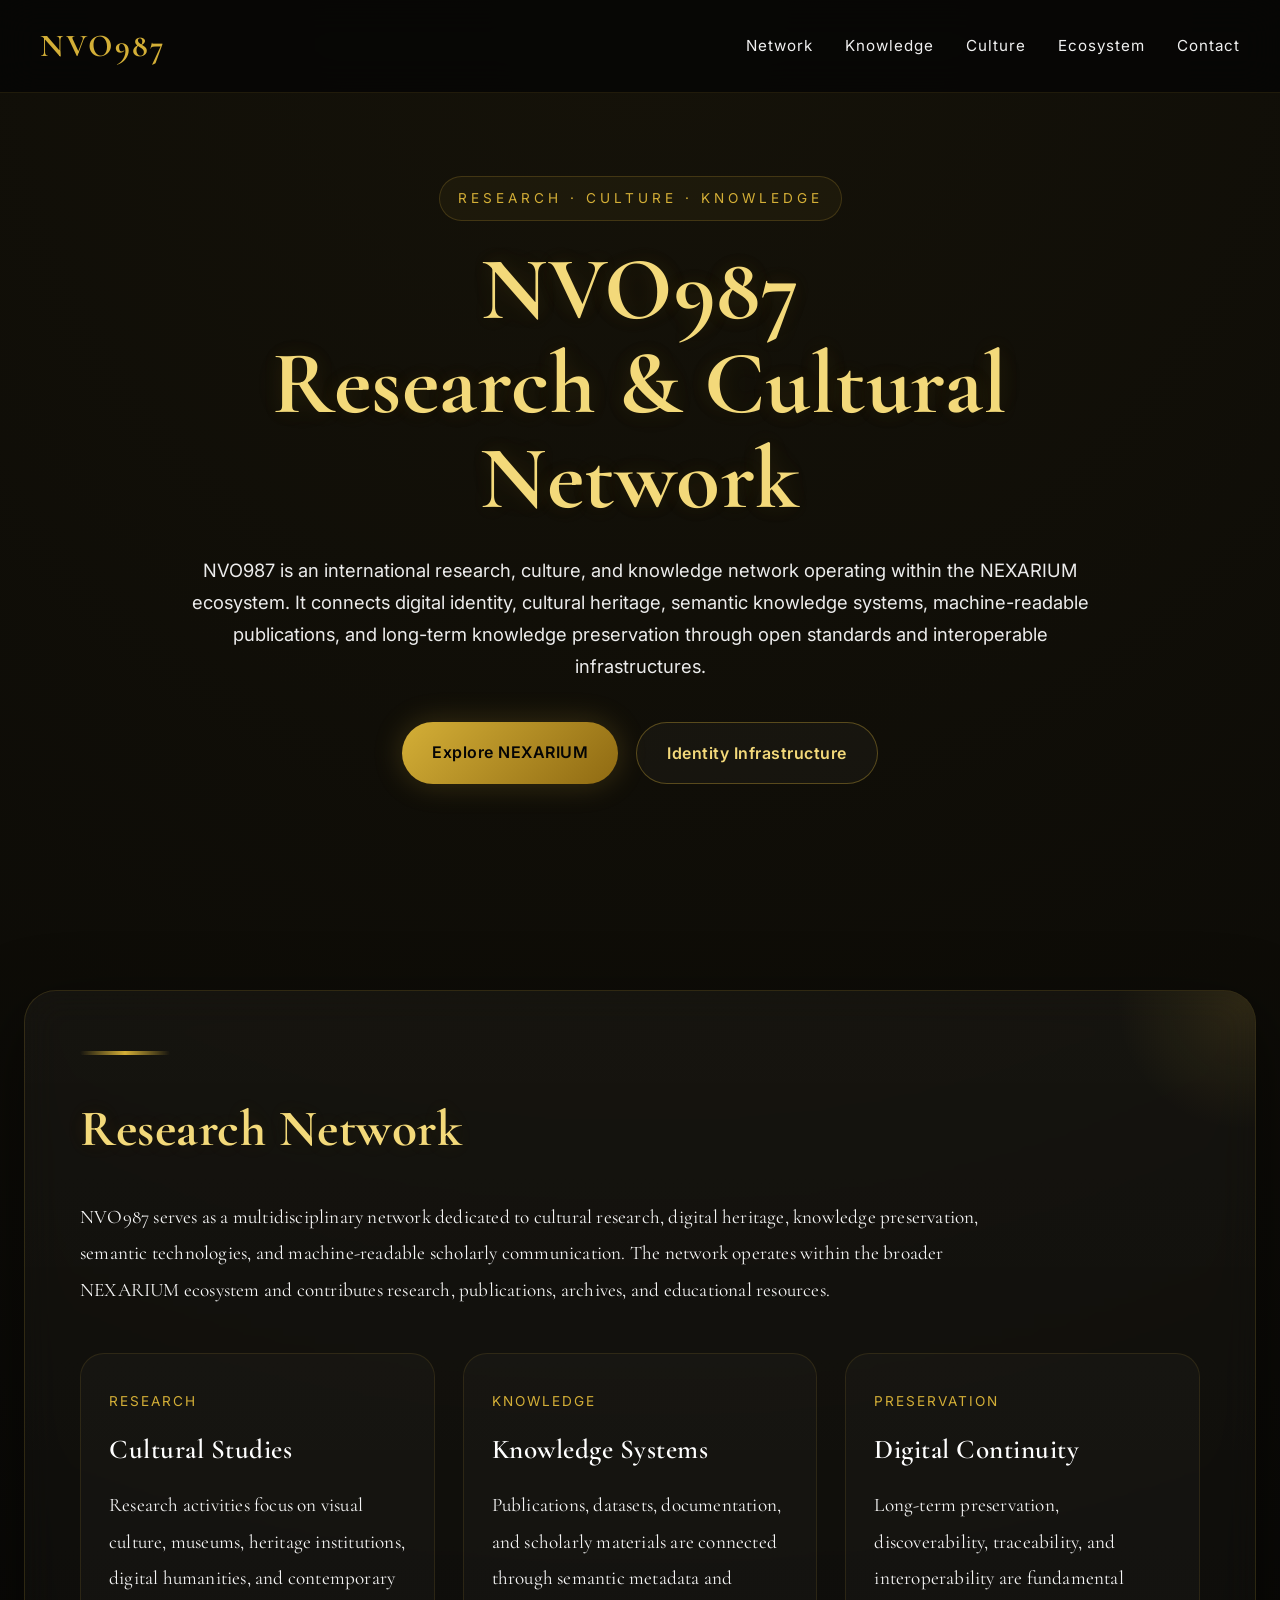
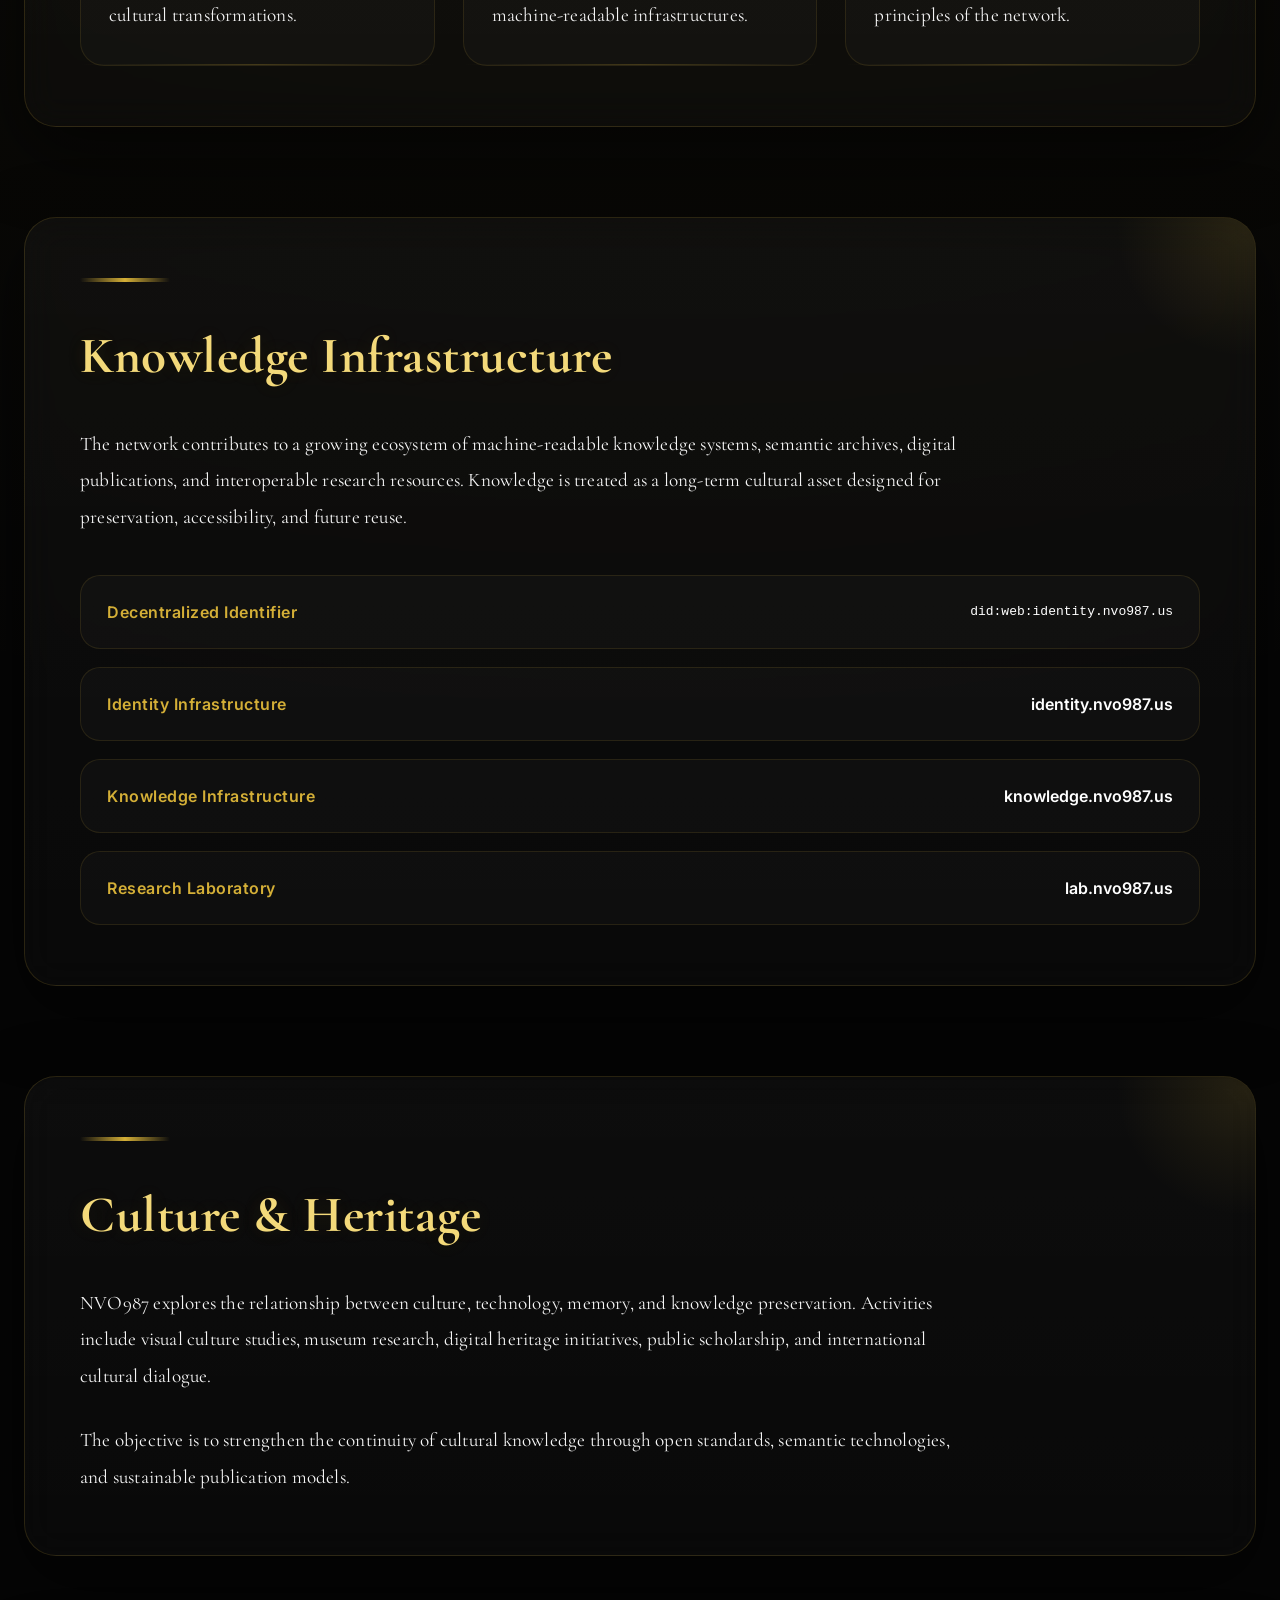
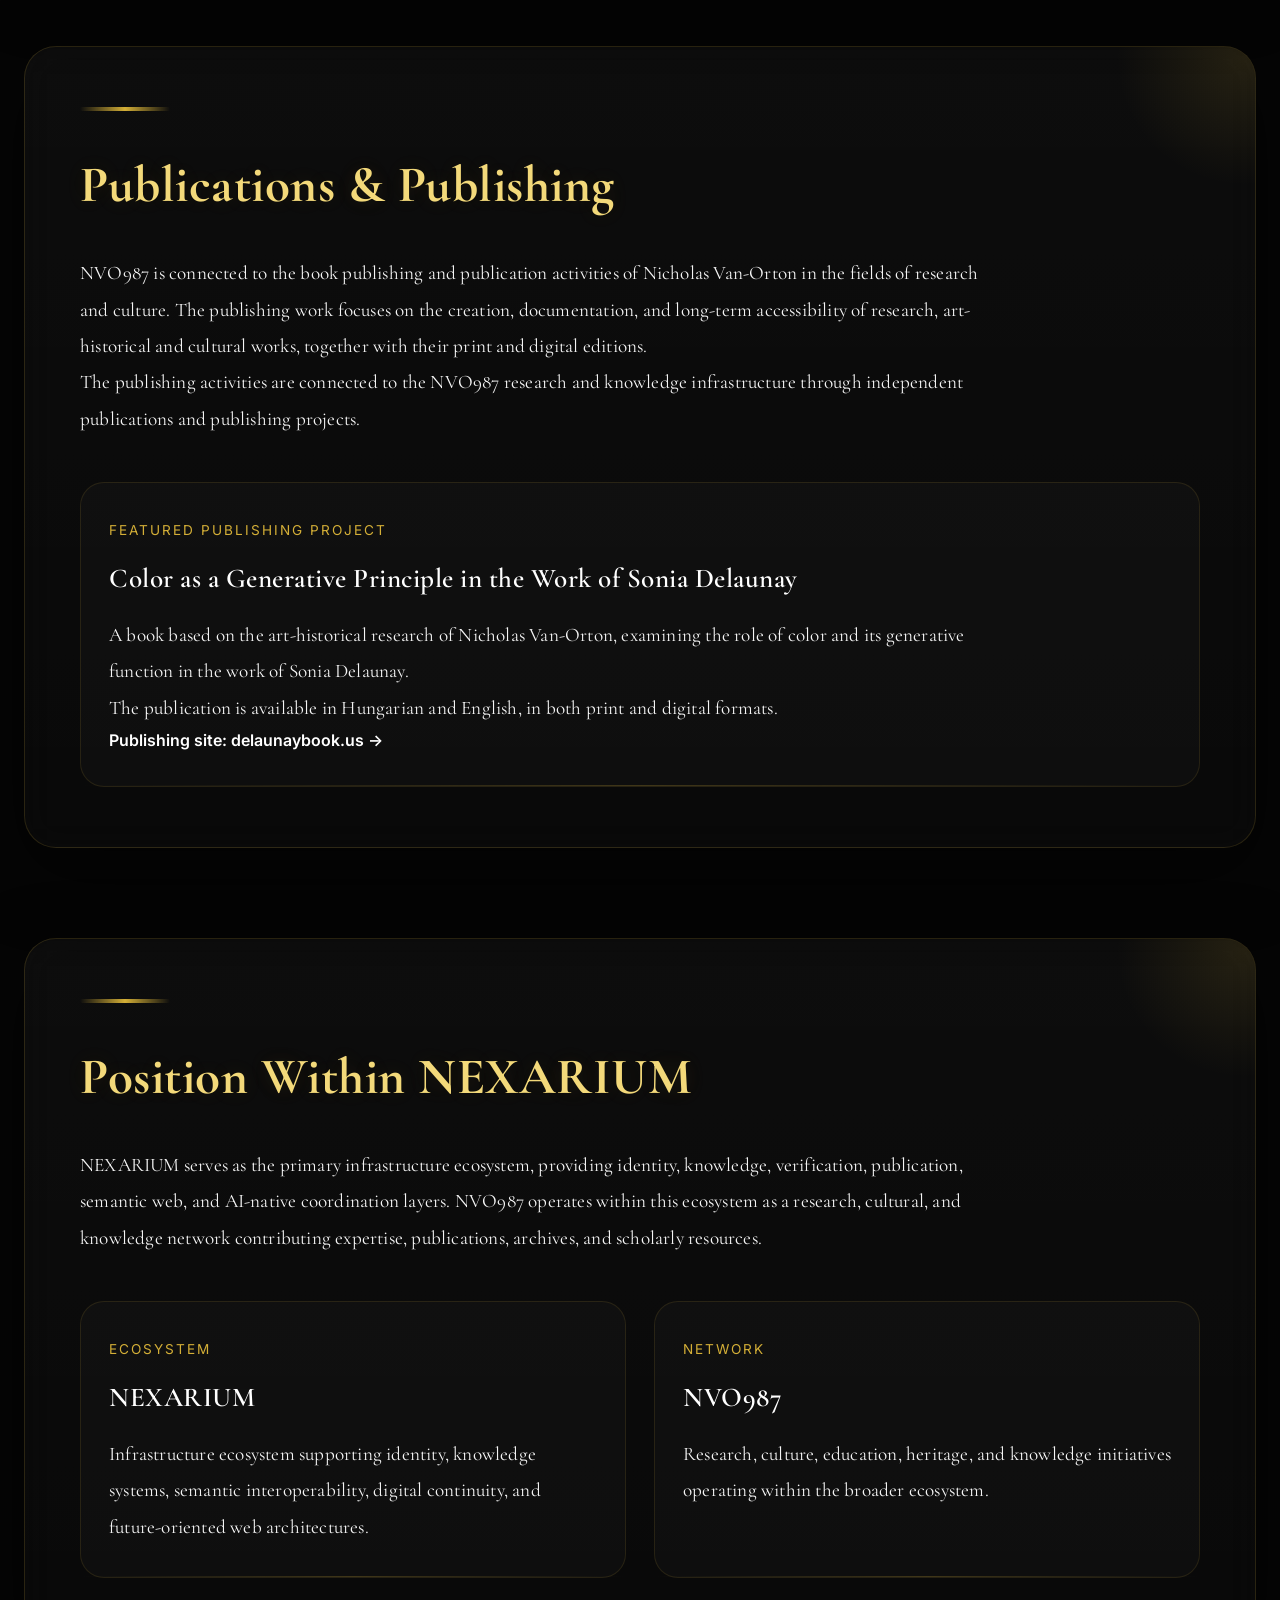
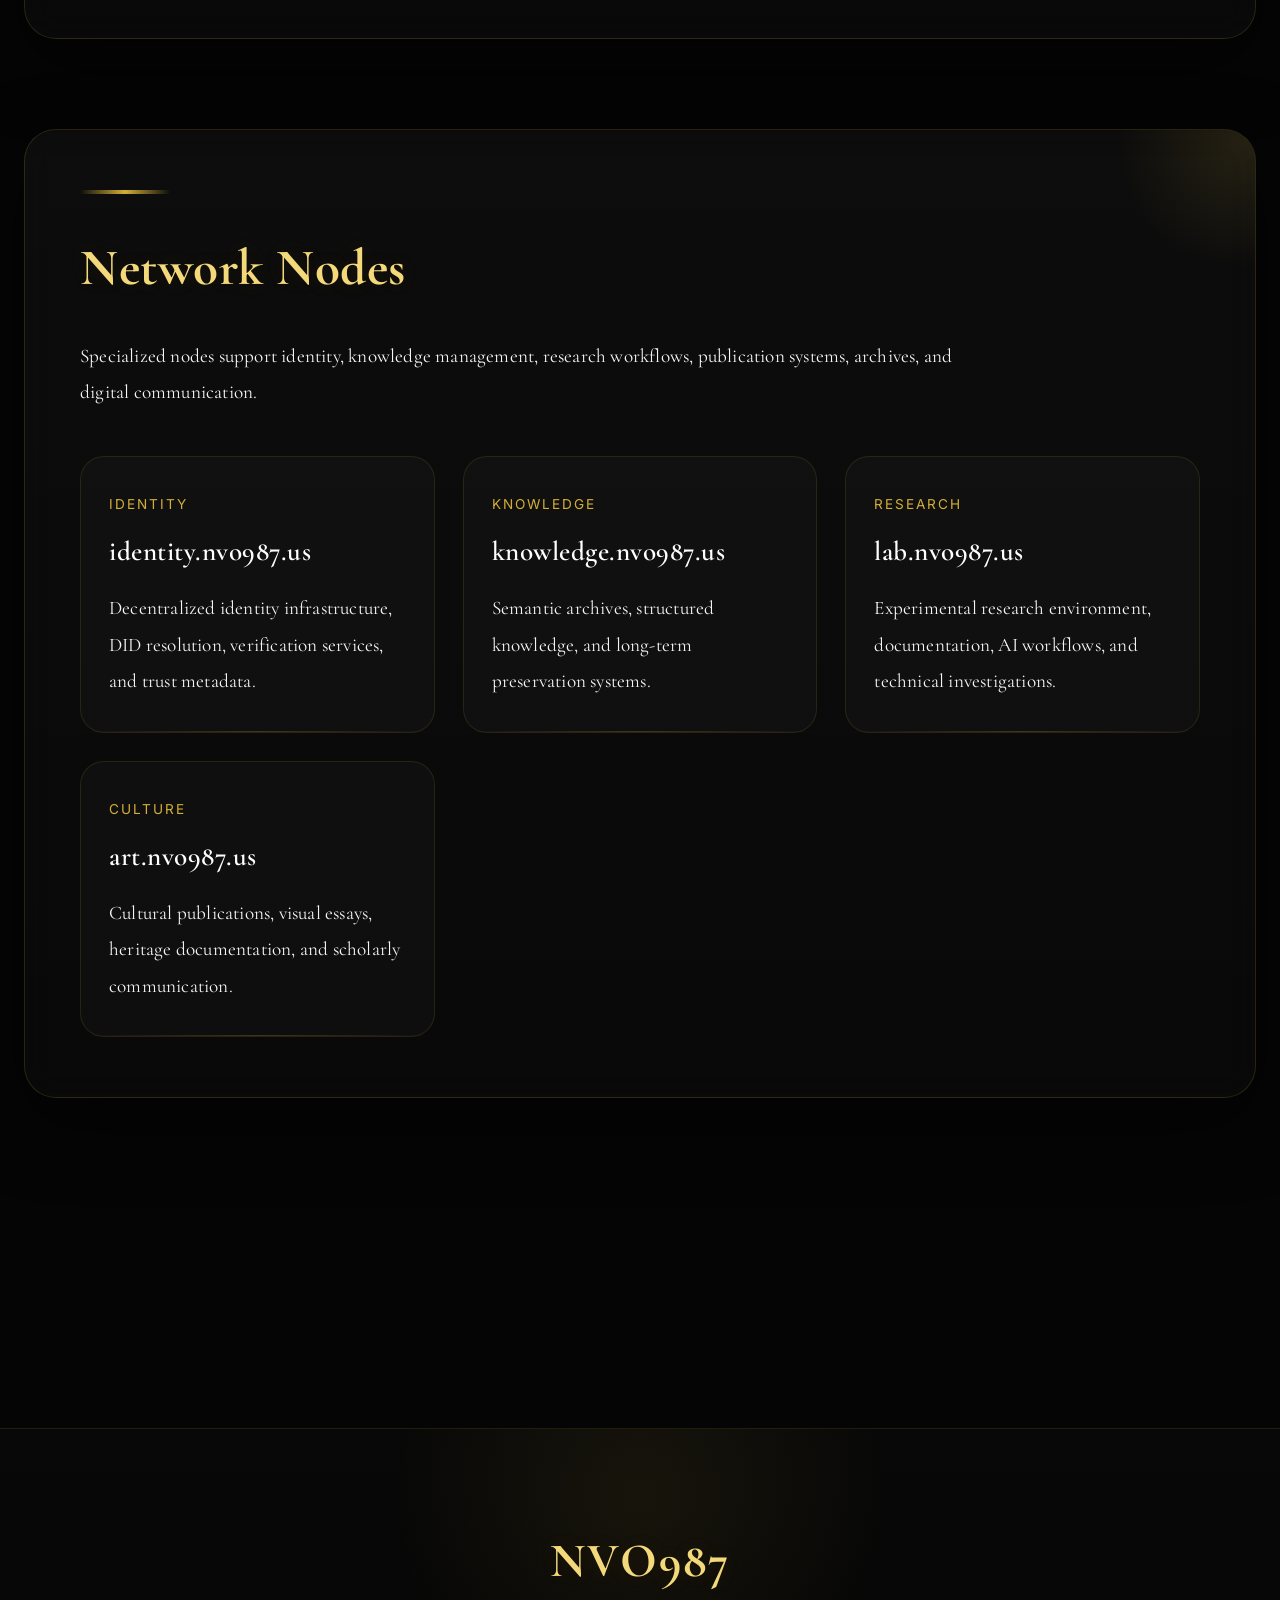
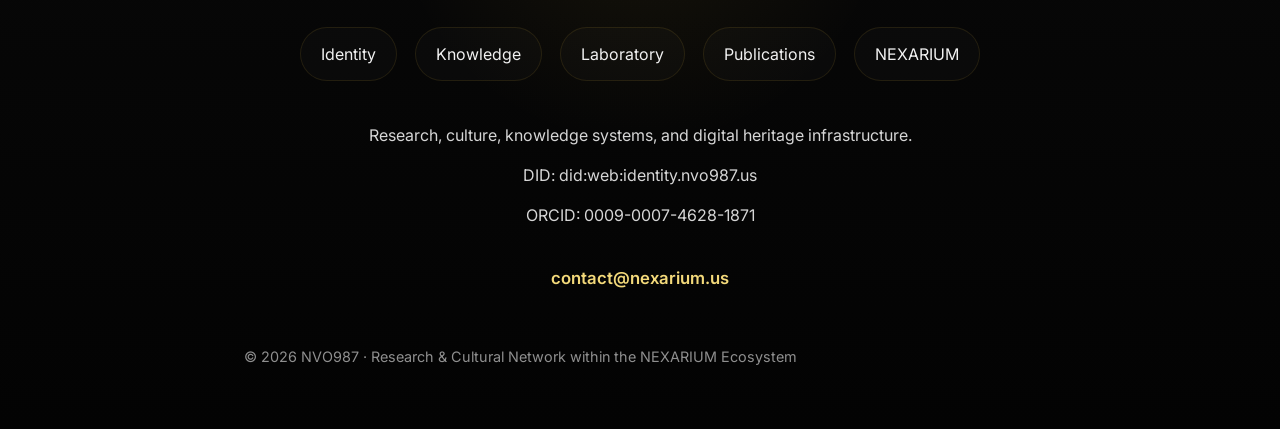
<file: index.html>
<!DOCTYPE html>
<html lang="en">
<head> 

<meta charset="UTF-8">
<meta name="viewport" content="width=device-width, initial-scale=1.0">

<title>NVO987 | Research, Culture and Knowledge Network | Nicholas Van-Orton</title>

<meta name="description" content="NVO987 is a multidisciplinary artistic and cultural initiative exploring the intersections of visual culture and art history. NVO987 is an international research, culture, and knowledge network operating within the NEXARIUM ecosystem, advancing digital heritage, semantic knowledge systems, decentralized identity, machine-readable publications, and long-term knowledge preservation.">

<meta name="keywords" content="NVO987, NEXARIUM, Research, Culture, Knowledge Network, Digital Heritage, Visual Culture, Art History, Semantic Web, Knowledge Graph, Machine-Readable Knowledge, Decentralized Identity, DID, Digital Preservation, Cultural Heritage, Artificial Intelligence, AI Infrastructure">

<meta name="author" content="Nicholas Van-Orton">
<meta name="creator" content="Nicholas Van-Orton">

<meta name="robots" content="index,follow,max-image-preview:large,max-snippet:-1,max-video-preview:-1">

<meta name="theme-color" content="#050505">
<meta name="color-scheme" content="dark">

<link rel="canonical" href="https://nvo987.us">
<link rel="me" href="https://identity.nvo987.us">

<meta name="did" content="did:web:identity.nvo987.us">

<link rel="apple-touch-icon" sizes="57x57" href="/apple-icon-57x57.png">
<link rel="apple-touch-icon" sizes="60x60" href="/apple-icon-60x60.png">
<link rel="apple-touch-icon" sizes="72x72" href="/apple-icon-72x72.png">
<link rel="apple-touch-icon" sizes="76x76" href="/apple-icon-76x76.png">
<link rel="apple-touch-icon" sizes="114x114" href="/apple-icon-114x114.png">
<link rel="apple-touch-icon" sizes="120x120" href="/apple-icon-120x120.png">
<link rel="apple-touch-icon" sizes="144x144" href="/apple-icon-144x144.png">
<link rel="apple-touch-icon" sizes="152x152" href="/apple-icon-152x152.png">
<link rel="apple-touch-icon" sizes="180x180" href="/apple-icon-180x180.png">
<link rel="icon" type="image/png" sizes="192x192"  href="/android-icon-192x192.png">
<link rel="icon" type="image/png" sizes="32x32" href="/favicon-32x32.png">
<link rel="icon" type="image/png" sizes="96x96" href="/favicon-96x96.png">
<link rel="icon" type="image/png" sizes="16x16" href="/favicon-16x16.png">
<link rel="manifest" href="/manifest.json">
<meta name="msapplication-TileColor" content="#ffffff">
<meta name="msapplication-TileImage" content="/ms-icon-144x144.png">
<meta name="theme-color" content="#ffffff"> 

<!-- DID document -->
<link rel="alternate" type="application/did+json" href="https://identity.nvo987.us/.well-known/did.json">

<!-- DID domain linkage proof -->
<link rel="alternate" type="application/did+ld+json" href="https://identity.nvo987.us/.well-known/did-configuration.json">

<!-- Canonical DID -->
<meta name="did" content="did:web:identity.nvo987.us">

<!-- Identity authority -->
<link rel="me" href="https://identity.nvo987.us"> 

<meta property="og:type" content="website">
<meta property="og:site_name" content="NVO987">
<meta property="og:title" content="NVO987 | Research, Culture and Knowledge Network">
<meta property="og:description" content="International research, culture and knowledge network within the NEXARIUM ecosystem, focused on digital heritage, semantic knowledge systems, decentralized identity, and long-term knowledge preservation.">
<meta property="og:url" content="https://nvo987.us">
<meta property="og:locale" content="en_US">
<meta property="og:image" content="https://nvo987.us/og-image.jpg">

<meta name="twitter:card" content="summary_large_image">
<meta name="twitter:title" content="NVO987 | Research, Culture and Knowledge Network">
<meta name="twitter:description" content="Research, culture, semantic knowledge systems, digital heritage, decentralized identity, and machine-readable infrastructure within the NEXARIUM ecosystem.">
<meta name="twitter:image" content="https://nvo987.us/og-image.jpg">

<link rel="preconnect" href="https://fonts.googleapis.com">
<link rel="preconnect" href="https://fonts.gstatic.com" crossorigin>

<link href="https://fonts.googleapis.com/css2?family=Inter:wght@300;400;500;600;700&family=Cormorant+Garamond:wght@500;600;700&display=swap" rel="stylesheet">

<link rel="stylesheet" href="style.css">

<script type="application/ld+json">
{
  "@context": "https://schema.org",
  "@type": "Organization",
  "@id": "https://nvo987.fr/#organization",
  "name": "NVO987 – Culture Visuelle Moderne et Contemporaine",
  "url": "https://nvo987.fr/",
  "sameAs": [
    "https://www.wikidata.org/wiki/Q141086020",
    "https://www.openstreetmap.org/node/1409757849"
  ],
  "address": {
    "@type": "PostalAddress",
    "streetAddress": "44 Rue Pasquier",
    "postalCode": "75008",
    "addressLocality": "Paris",
    "addressCountry": "FR"
  },
  "geo": {
    "@type": "GeoCoordinates",
    "latitude": 48.8748353,
    "longitude": 2.3240104
  }
}
</script>


    <script type="application/ld+json">
    {
      "@context": "https://schema.org",
      "@graph": [
        {
       "@type": "Person",
       "@id": "https://nvo987.us#person",
       "name": "Nicholas Van-Orton",
       "jobTitle": "Independent researcher, founder of NVO987 Association",
       "url": "https://nvo987.us",
       "memberOf": {
       "@id": "https://nvo987.fr#organization"
       },
       "identifier": {
       "@type": "PropertyValue",
       "propertyID": "DID Document",
        "value": "https://identity.nvo987.us/.well-known/did.json"
           }, 
            "sameAs": [
            "https://nexarium.us",
             "https://nvo987.us",
             "https://nvo987.eu",
             "https://nvo987.fr",
             "https://nvo987.ai.in",
             "https://did.ai.in",
             "https://kellycode.us",
             "https://identity.ai.in",
	         "https://nvo987.in",
             "https://web3.internet.in", 
             "https://delaunaybook.us", 
             "https://orcid.org/0009-0007-4628-1871",
	         "https://isni.org/isni/0000000529640885",
             "https://www.wikidata.org/wiki/Q137675227",
             "https://www.wikidata.org/wiki/Q140936124",
             "https://www.wikidata.org/wiki/Q140529224",
             "https://www.wikidata.org/wiki/Q140528834",
             "https://www.wikidata.org/wiki/Q137674546", 
             "https://meta.wikimedia.org/wiki/User:NVO987-ASSOCIATION",
	         "https://independent.academia.edu/nvo987",
	         "https://www.linkedin.com/in/nvo987/",
	         "https://profile.hcommons.org/members/nicholasvanorton/",
             "https://www.webofscience.com/wos/author/record/PDY-1682-2025",
             "https://www.researchgate.net/profile/Nicholas-Van-Orton",
             "https://www.lens.org/lens/profile/nicholas-van-orton/",
             "https://openalex.org/authors/A5120949417",
             "https://cv.hal.science/van-orton-nicholas",
             "https://scholar.google.com/citations?user=iRM-GNQAAAAJ&hl",
	         "https://app.ens.domains/nvo987.eth",
             "https://nvo987.eth.limo/",
	         "https://archive.org/details/@nicholas_van-orton",
             "https://bsky.app/profile/nvo987.us",
             "https://gravatar.com/nvo987",
             "https://europepmc.org/authors/0009-0007-4628-1871",
	         "https://github.com/nvo987-art-history",
	         "https://github.com/nvo987",
	          "https://x.com/nvo987",
      "https://instagram.com/nvo987/",
      "https://www.facebook.com/nvo987/",
      "https://www.threads.com/@nvo987",
      "https://www.tiktok.com/@nvo987",
      "https://www.snapchat.com/@art-nvo987",
      "https://mastodon.social/@nvo987",
      "https://mastodon.art/@nvo987",
      "https://pixelfed.social/nvo987",
      "https://misskey.art/@nvo987",
      "https://misskey.design/@nvo987",
      "https://smugcat.moe/@nvo987",
      "https://www.youtube.com/@nvo987-art-history",
      "https://nvo987.substack.com/",
      "https://pinterest.com/nvo987identity/",
      "https://open.spotify.com/user/uti1pape8u8fm5vcoxfq23hdo",
      "https://www.twitch.tv/nvo987/",
      "https://www.reddit.com/user/Grand_Service448/",
      "https://t.me/nvo987",
      "https://wa.me/36702674440", 
	   "https://gitlab.com/nvo987-art-history"
          ]
        },
        {
  "@type": "Organization",
  "@id": "https://nvo987.fr#organization",
  "name": "NVO987 – Culture Visuelle Moderne et Contemporaine Association",
  "alternateName": [
    "NVO987 Association",
    "NVO987 – Culture Visuelle Moderne et Contemporaine"
  ],
  "url": "https://nvo987.fr",
  "foundingDate": "2026",
  "address": {
    "@type": "PostalAddress",
    "streetAddress": "44 Rue Pasquier",
    "postalCode": "75008",
    "addressLocality": "Paris",
    "addressCountry": "FR"
  },
  "founder": {
    "@id": "https://nvo987.us#person"
  }
},
        {
      "@type": "Book",
      "@id": "https://delaunaybook.us/#book-hu-print",
      "name": "A szín mint generatív elv Sonia Delaunay életművében",
      "url": "https://delaunaybook.us",
      "inLanguage": "hu",
      "bookFormat": "https://schema.org/Paperback",
      "author": {
        "@id": "https://nvo987.us#person"
      },
      "publisher": {
        "@id": "https://nvo987.fr#organization"
      },
      "isbn": "978-615-83133-0-8",
      "identifier": {
        "@type": "PropertyValue",
        "propertyID": "DOI",
        "value": "10.17613/y22fc-g0f98"
      },
      "sameAs": [
        "https://doi.org/10.17613/y22fc-g0f98"
      ]
    },

    {
      "@type": "Book",
      "@id": "https://delaunaybook.us/#book-hu-pdf",
      "name": "A szín mint generatív elv Sonia Delaunay életművében (PDF)",
      "url": "https://delaunaybook.us",
      "inLanguage": "hu",
      "bookFormat": "https://schema.org/EBook",
      "author": {
        "@id": "https://nvo987.us#person"
      },
      "publisher": {
        "@id": "https://nvo987.fr#organization"
      },
      "isbn": "978-615-83133-1-5",
      "isPartOf": {
        "@id": "https://delaunaybook.us/#book-hu-print"
      }
    },

    {
      "@type": "Book",
      "@id": "https://delaunaybook.us/#book-hu-epub",
      "name": "A szín mint generatív elv Sonia Delaunay életművében (EPUB)",
      "url": "https://delaunaybook.us",
      "inLanguage": "hu",
      "bookFormat": "https://schema.org/EBook",
      "author": {
        "@id": "https://nvo987.us#person"
      },
      "publisher": {
        "@id": "https://nvo987.fr#organization"
      },
      "isbn": "978-615-83133-2-2",
      "isPartOf": {
        "@id": "https://delaunaybook.us/#book-hu-print"
      }
    },
    {
      "@type": "Book",
      "@id": "https://delaunaybook.us/#book-en-print",
      "name": "Color as a Generative Principle in the Work of Sonia Delaunay",
      "url": "https://delaunaybook.us",
      "inLanguage": "en",
      "bookFormat": "https://schema.org/Paperback",
      "author": {
        "@id": "https://nvo987.us#person"
      },
      "publisher": {
        "@id": "https://nvo987.fr#organization"
      },
      "isbn": "978-615-83133-5-3",
      "identifier": {
        "@type": "PropertyValue",
        "propertyID": "DOI",
        "value": "10.17613/802rd-bjr69"
      },
      "sameAs": [
        "https://doi.org/10.17613/802rd-bjr69"
      ]
    },
    {
      "@type": "Book",
      "@id": "https://delaunaybook.us/#book-en-epub",
      "name": "Color as a Generative Principle in the Work of Sonia Delaunay (EPUB)",
      "url": "https://delaunaybook.us",
      "inLanguage": "en",
      "bookFormat": "https://schema.org/EBook",
      "author": {
        "@id": "https://nvo987.us#person"
      },
      "publisher": {
        "@id": "https://nvo987.fr#organization"
      },
      "isbn": "978-615-83133-6-0",
      "isPartOf": {
        "@id": "https://delaunaybook.us/#book-en-print"
      }
    },
    {
      "@type": "Book",
      "@id": "https://delaunaybook.us/#book-en-pdf",
      "name": "Color as a Generative Principle in the Work of Sonia Delaunay (PDF)",
      "url": "https://delaunaybook.us",
      "inLanguage": "en",
      "bookFormat": "https://schema.org/EBook",
      "author": {
        "@id": "https://nvo987.us#person"
      },
      "publisher": {
        "@id": "https://nvo987.fr#organization"
      },
      "isbn": "9786150260921",
      "isPartOf": {
        "@id": "https://delaunaybook.us/#book-en-print"
      }
    },
    {
      "@type": "Book",
      "@id": "https://doi.org/10.17613/y22fc-g0f98",
      "name": "A szín mint generatív elv Sonia Delaunay életművében",
      "url": "https://doi.org/10.17613/y22fc-g0f98",
      "author": {
        "@id": "https://nvo987.us#person"
      },
      "inLanguage": "hu",
      "identifier": {
        "@type": "PropertyValue",
        "propertyID": "DOI",
        "value": "10.17613/y22fc-g0f98"
      }
    },
    {
      "@type": "Book",
      "@id": "https://doi.org/10.17613/802rd-bjr69",
      "name": "Color as a Generative Principle in the Work of Sonia Delaunay",
      "url": "https://doi.org/10.17613/802rd-bjr69",
      "author": {
        "@id": "https://nvo987.us#person"
      },
      "inLanguage": "en",
      "identifier": {
        "@type": "PropertyValue",
        "propertyID": "DOI",
        "value": "10.17613/802rd-bjr69"
      }
    },
    {
      "@type": "ScholarlyArticle",
      "@id": "https://doi.org/10.2139/ssrn.6007654",
      "name": "Color as a Generative Principle in the Work of Sonia Delaunay",
      "headline": "Color as a Generative Principle in the Work of Sonia Delaunay",
      "image": "https://delaunaybook.us/images/image.png",
      "url": "https://doi.org/10.2139/ssrn.6007654",
      "author": {
        "@id": "https://nvo987.us#person"
      },
      "inLanguage": "en",
      "isBasedOn": {
        "@id": "https://delaunaybook.us/#book-en-print"
      },
      "identifier": {
        "@type": "PropertyValue",
        "propertyID": "DOI",
        "value": "10.2139/ssrn.6007654"
      },
      "sameAs": [
        "https://doi.org/10.2139/ssrn.6007654"
      ]
    },
    {
      "@type": "ScholarlyArticle",
      "@id": "https://doi.org/10.2139/ssrn.6131506",
      "name": "Interdisciplinary Foundation Edition",
      "headline": "Interdisciplinary Foundation Edition",
      "image": "https://delaunaybook.us/images/image.png",
      "url": "https://doi.org/10.2139/ssrn.6131506",
      "author": {
        "@id": "https://nvo987.us#person"
      },
      "inLanguage": "en",
      "isBasedOn": {
        "@id": "https://delaunaybook.us/#book-en-print"
      },
      "identifier": {
        "@type": "PropertyValue",
        "propertyID": "DOI",
        "value": "10.2139/ssrn.6131506"
      },
      "sameAs": [
        "https://doi.org/10.2139/ssrn.6131506"
      ]
    },
    {
      "@type": "CreativeWork",
      "@id": "https://archive.org/details/v-9-1-color-as-a-generative-principle-in-the-work-of-sonia-delaunay",
      "name": "V.9.1 — Color as a Generative Principle in the Work of Sonia Delaunay",
      "url": "https://archive.org/details/v-9-1-color-as-a-generative-principle-in-the-work-of-sonia-delaunay",
      "author": {
        "@id": "https://nvo987.us#person"
      },
      "about": {
        "@type": "Person",
        "name": "Sonia Delaunay"
      },
      "isBasedOn": {
        "@id": "https://delaunaybook.us/#book-en"
      }
    }
  ]
}
	</script>
  
</head>
<body>

<!-- =========================================================
NAVBAR
========================================================= -->

<header class="navbar">

    <div class="logo">
        NVO987
    </div>

    <nav>

        <a href="#network">Network</a>
        <a href="#knowledge">Knowledge</a>
        <a href="#culture">Culture</a>
        <a href="#ecosystem">Ecosystem</a>
        <a href="#contact">Contact</a>

    </nav>

</header>

<!-- =========================================================
HERO
========================================================= -->

<section class="hero">

    <div class="hero-content reveal active">

        <span class="hero-label">
            RESEARCH · CULTURE · KNOWLEDGE
        </span>

        <h1>
            NVO987<br>
            Research & Cultural Network
        </h1>

        <p>
            NVO987 is an international research, culture,
            and knowledge network operating within the
            NEXARIUM ecosystem. It connects digital identity,
            cultural heritage, semantic knowledge systems,
            machine-readable publications, and long-term
            knowledge preservation through open standards
            and interoperable infrastructures.
        </p>

        <div class="hero-buttons">

            <a href="https://nexarium.us"
               class="btn primary">
                Explore NEXARIUM
            </a>

            <a href="https://identity.nvo987.us"
               class="btn secondary">
                Identity Infrastructure
            </a>

        </div>

    </div>

</section>

<!-- =========================================================
MAIN
========================================================= -->

<main>

<!-- =========================================================
NETWORK
========================================================= -->

<section class="glass-card reveal" id="network">

    <div class="card-top"></div>

    <h2>
        Research Network
    </h2>

    <p>
        NVO987 serves as a multidisciplinary network
        dedicated to cultural research, digital heritage,
        knowledge preservation, semantic technologies,
        and machine-readable scholarly communication.
        The network operates within the broader
        NEXARIUM ecosystem and contributes research,
        publications, archives, and educational resources.
    </p>

    <div class="principles-grid">

        <div class="principle-item">

            <span>
                Research
            </span>

            <h3>
                Cultural Studies
            </h3>

            <p>
                Research activities focus on visual culture,
                museums, heritage institutions,
                digital humanities, and contemporary
                cultural transformations.
            </p>

        </div>

        <div class="principle-item">

            <span>
                Knowledge
            </span>

            <h3>
                Knowledge Systems
            </h3>

            <p>
                Publications, datasets,
                documentation, and scholarly materials
                are connected through semantic metadata
                and machine-readable infrastructures.
            </p>

        </div>

        <div class="principle-item">

            <span>
                Preservation
            </span>

            <h3>
                Digital Continuity
            </h3>

            <p>
                Long-term preservation,
                discoverability, traceability,
                and interoperability are fundamental
                principles of the network.
            </p>

        </div>

    </div>

</section>
<!-- =========================================================
KNOWLEDGE
========================================================= -->

<section class="glass-card reveal" id="knowledge">

    <div class="card-top"></div>

    <h2>
        Knowledge Infrastructure
    </h2>

    <p>
        The network contributes to a growing ecosystem of
        machine-readable knowledge systems, semantic archives,
        digital publications, and interoperable research resources.
        Knowledge is treated as a long-term cultural asset designed
        for preservation, accessibility, and future reuse.
    </p>

    <div class="specification-box">

        <div class="spec-block">

            <span class="spec-label">
                Decentralized Identifier
            </span>

            <span class="hash-value">
                did:web:identity.nvo987.us
            </span>

        </div>

        <div class="spec-block">

            <span class="spec-label">
                Identity Infrastructure
            </span>

            <a href="https://identity.nvo987.us" class="spec-link">
                identity.nvo987.us
            </a>

        </div>

        <div class="spec-block">

            <span class="spec-label">
                Knowledge Infrastructure
            </span>

            <a href="https://knowledge.nvo987.us" class="spec-link">
                knowledge.nvo987.us
            </a>

        </div>

        <div class="spec-block">

            <span class="spec-label">
                Research Laboratory
            </span>

            <a href="https://lab.nvo987.us" class="spec-link">
                lab.nvo987.us
            </a>

        </div>

    </div>

</section>

<!-- =========================================================
CULTURE
========================================================= -->

<section class="glass-card reveal" id="culture">

    <div class="card-top"></div>

    <h2>
        Culture & Heritage
    </h2>

    <p>
        NVO987 explores the relationship between culture,
        technology, memory, and knowledge preservation.
        Activities include visual culture studies,
        museum research, digital heritage initiatives,
        public scholarship, and international cultural dialogue.
    </p>

    <p style="margin-top:28px;">
        The objective is to strengthen the continuity
        of cultural knowledge through open standards,
        semantic technologies, and sustainable publication models.
    </p>

</section>

<!-- =========================================================
PUBLICATIONS & PUBLISHING
========================================================= -->

<section class="glass-card reveal" id="publications">

    <div class="card-top"></div>

    <h2>
        Publications & Publishing
    </h2>

    <p>
        NVO987 is connected to the book publishing and publication
        activities of Nicholas Van-Orton in the fields of research
        and culture. The publishing work focuses on the creation,
        documentation, and long-term accessibility of research,
        art-historical and cultural works, together with their
        print and digital editions.
    </p>

    <p>
        The publishing activities are connected to the NVO987
        research and knowledge infrastructure through independent
        publications and publishing projects.
    </p>

    <div class="principles-grid">

        <div class="principle-item">

            <span>
                Featured Publishing Project
            </span>

            <h3>
                Color as a Generative Principle in the Work of Sonia Delaunay
            </h3>

            <p>
                A book based on the art-historical research of
                Nicholas Van-Orton, examining the role of color
                and its generative function in the work of
                Sonia Delaunay.
            </p>

            <p>
                The publication is available in Hungarian and English,
                in both print and digital formats.
            </p>

            <a href="https://delaunaybook.us" class="spec-link">
                Publishing site: delaunaybook.us →
            </a>

        </div>

    </div>

</section> 

<!-- =========================================================
ECOSYSTEM
========================================================= -->

<section class="glass-card reveal" id="ecosystem">

    <div class="card-top"></div>

    <h2>
        Position Within NEXARIUM
    </h2>

    <p>
        NEXARIUM serves as the primary infrastructure ecosystem,
        providing identity, knowledge, verification,
        publication, semantic web, and AI-native coordination layers.
        NVO987 operates within this ecosystem as a research,
        cultural, and knowledge network contributing expertise,
        publications, archives, and scholarly resources.
    </p>

    <div class="principles-grid">

        <div class="principle-item">

            <span>
                Ecosystem
            </span>

            <h3>
                NEXARIUM
            </h3>

            <p>
                Infrastructure ecosystem supporting identity,
                knowledge systems, semantic interoperability,
                digital continuity, and future-oriented web architectures.
            </p>

        </div>

        <div class="principle-item">

            <span>
                Network
            </span>

            <h3>
                NVO987
            </h3>

            <p>
                Research, culture, education,
                heritage, and knowledge initiatives
                operating within the broader ecosystem.
            </p>

        </div>

    </div>

</section>

<!-- =========================================================
NETWORK NODES
========================================================= -->

<section class="glass-card reveal">

    <div class="card-top"></div>

    <h2>
        Network Nodes
    </h2>

    <p>
        Specialized nodes support identity,
        knowledge management, research workflows,
        publication systems, archives,
        and digital communication.
    </p>

    <div class="principles-grid">

        <div class="principle-item">

            <span>Identity</span>

            <h3>identity.nvo987.us</h3>

            <p>
                Decentralized identity infrastructure,
                DID resolution,
                verification services,
                and trust metadata.
            </p>

        </div>

        <div class="principle-item">

            <span>Knowledge</span>

            <h3>knowledge.nvo987.us</h3>

            <p>
                Semantic archives,
                structured knowledge,
                and long-term preservation systems.
            </p>

        </div>

        <div class="principle-item">

            <span>Research</span>

            <h3>lab.nvo987.us</h3>

            <p>
                Experimental research environment,
                documentation,
                AI workflows,
                and technical investigations.
            </p>

        </div>

        <div class="principle-item">

            <span>Culture</span>

            <h3>art.nvo987.us</h3>

            <p>
                Cultural publications,
                visual essays,
                heritage documentation,
                and scholarly communication.
            </p>

        </div>

    </div>

</section>

</main>

<!-- =========================================================
FOOTER
========================================================= -->

<footer id="contact">

<div class="footer-inner">

    <h3>
        NVO987
    </h3>

    <div class="footer-links">

        <a href="https://identity.nvo987.us">
            Identity
        </a>

        <a href="https://knowledge.nvo987.us">
            Knowledge
        </a>

        <a href="https://lab.nvo987.us">
            Laboratory
        </a>

        <a href="https://art.nvo987.us">
            Publications
        </a>

        <a href="https://nexarium.us">
            NEXARIUM
        </a>

    </div>

    <div class="footer-meta">

        <p>
            Research, culture, knowledge systems,
            and digital heritage infrastructure.
        </p>

        <p>
            DID: did:web:identity.nvo987.us
        </p>

        <p>
            ORCID: 0009-0007-4628-1871
        </p>

    </div>

    <a href="mailto:contact@nexarium.us" class="footer-email">
        contact@nexarium.us
    </a>

    <p>
        © 2026 NVO987 · Research & Cultural Network
        within the NEXARIUM Ecosystem
    </p>

</div>

</footer>

<script>

const reveals = document.querySelectorAll('.reveal');

window.addEventListener('scroll', () => {

    reveals.forEach(el => {

        const top = el.getBoundingClientRect().top;

        if(top < window.innerHeight - 100){

            el.classList.add('active');

        }

    });

});

</script>

</body>
</html>
</file>
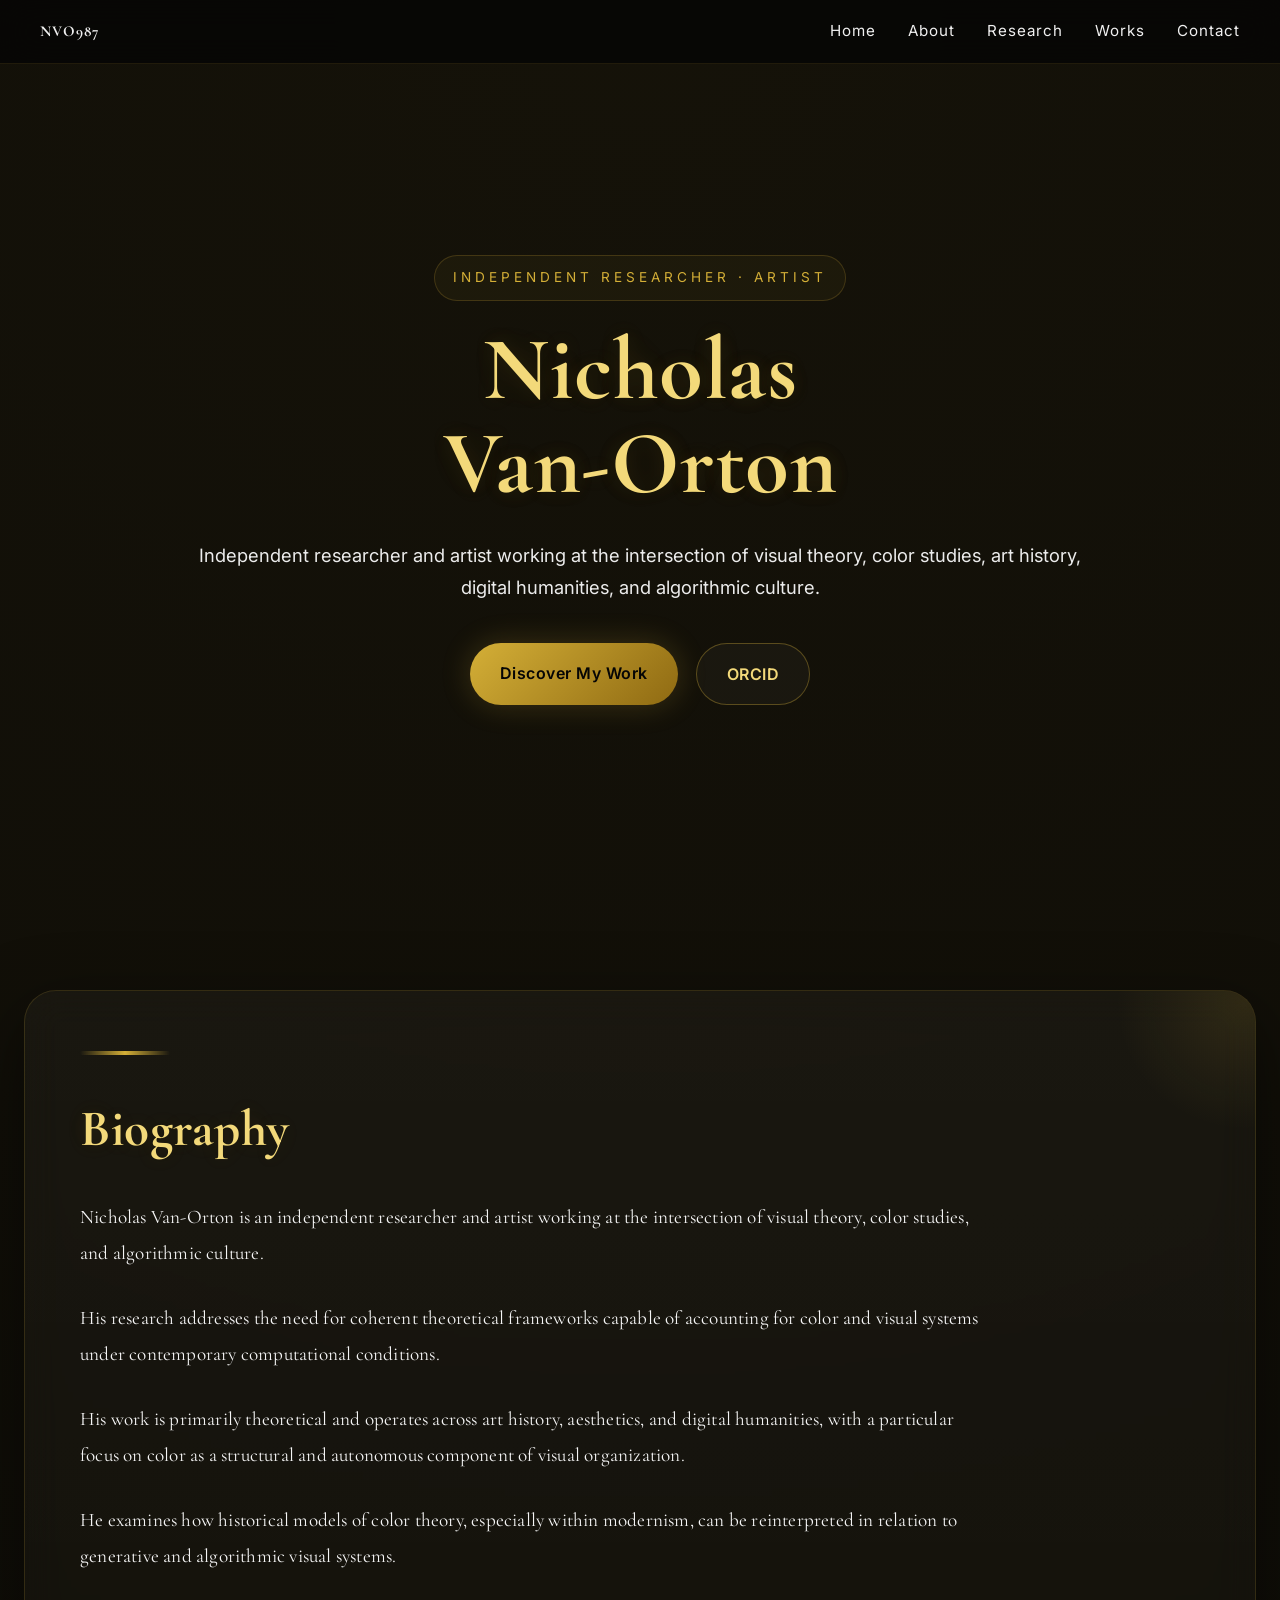
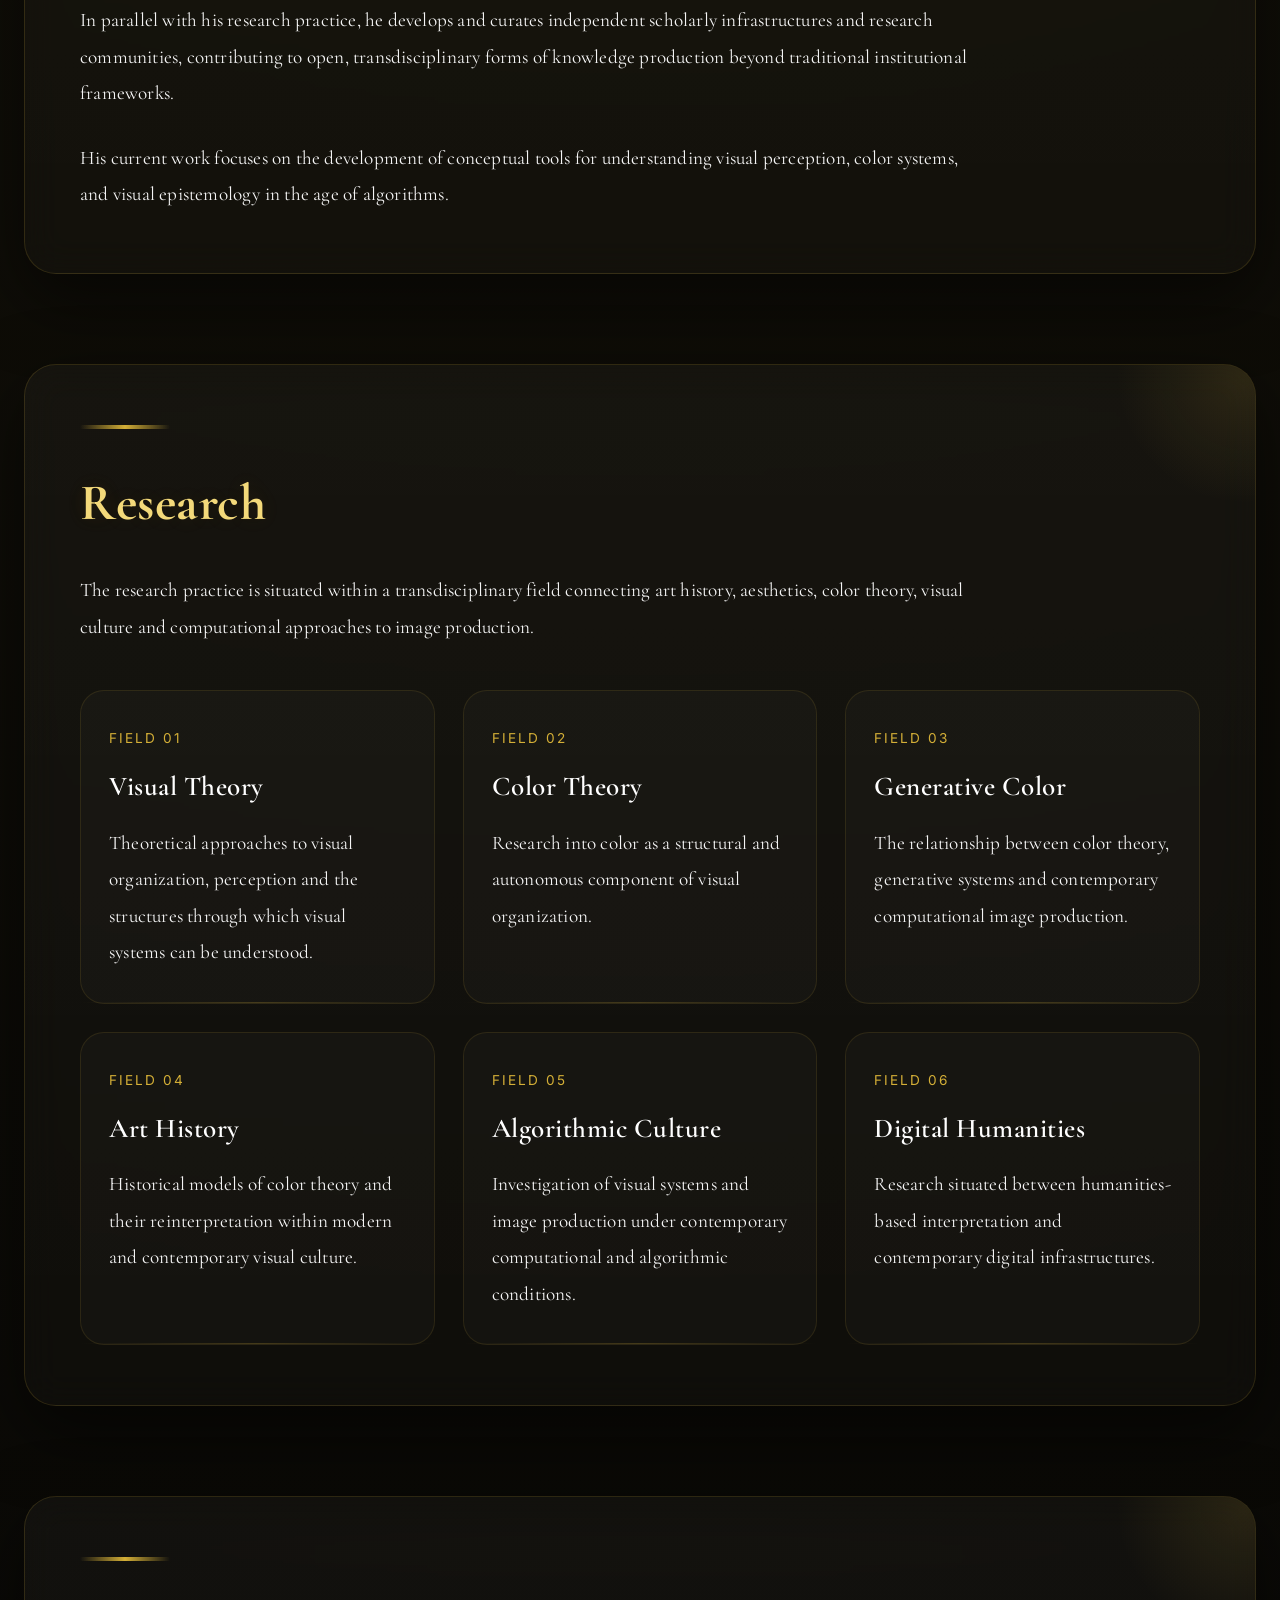
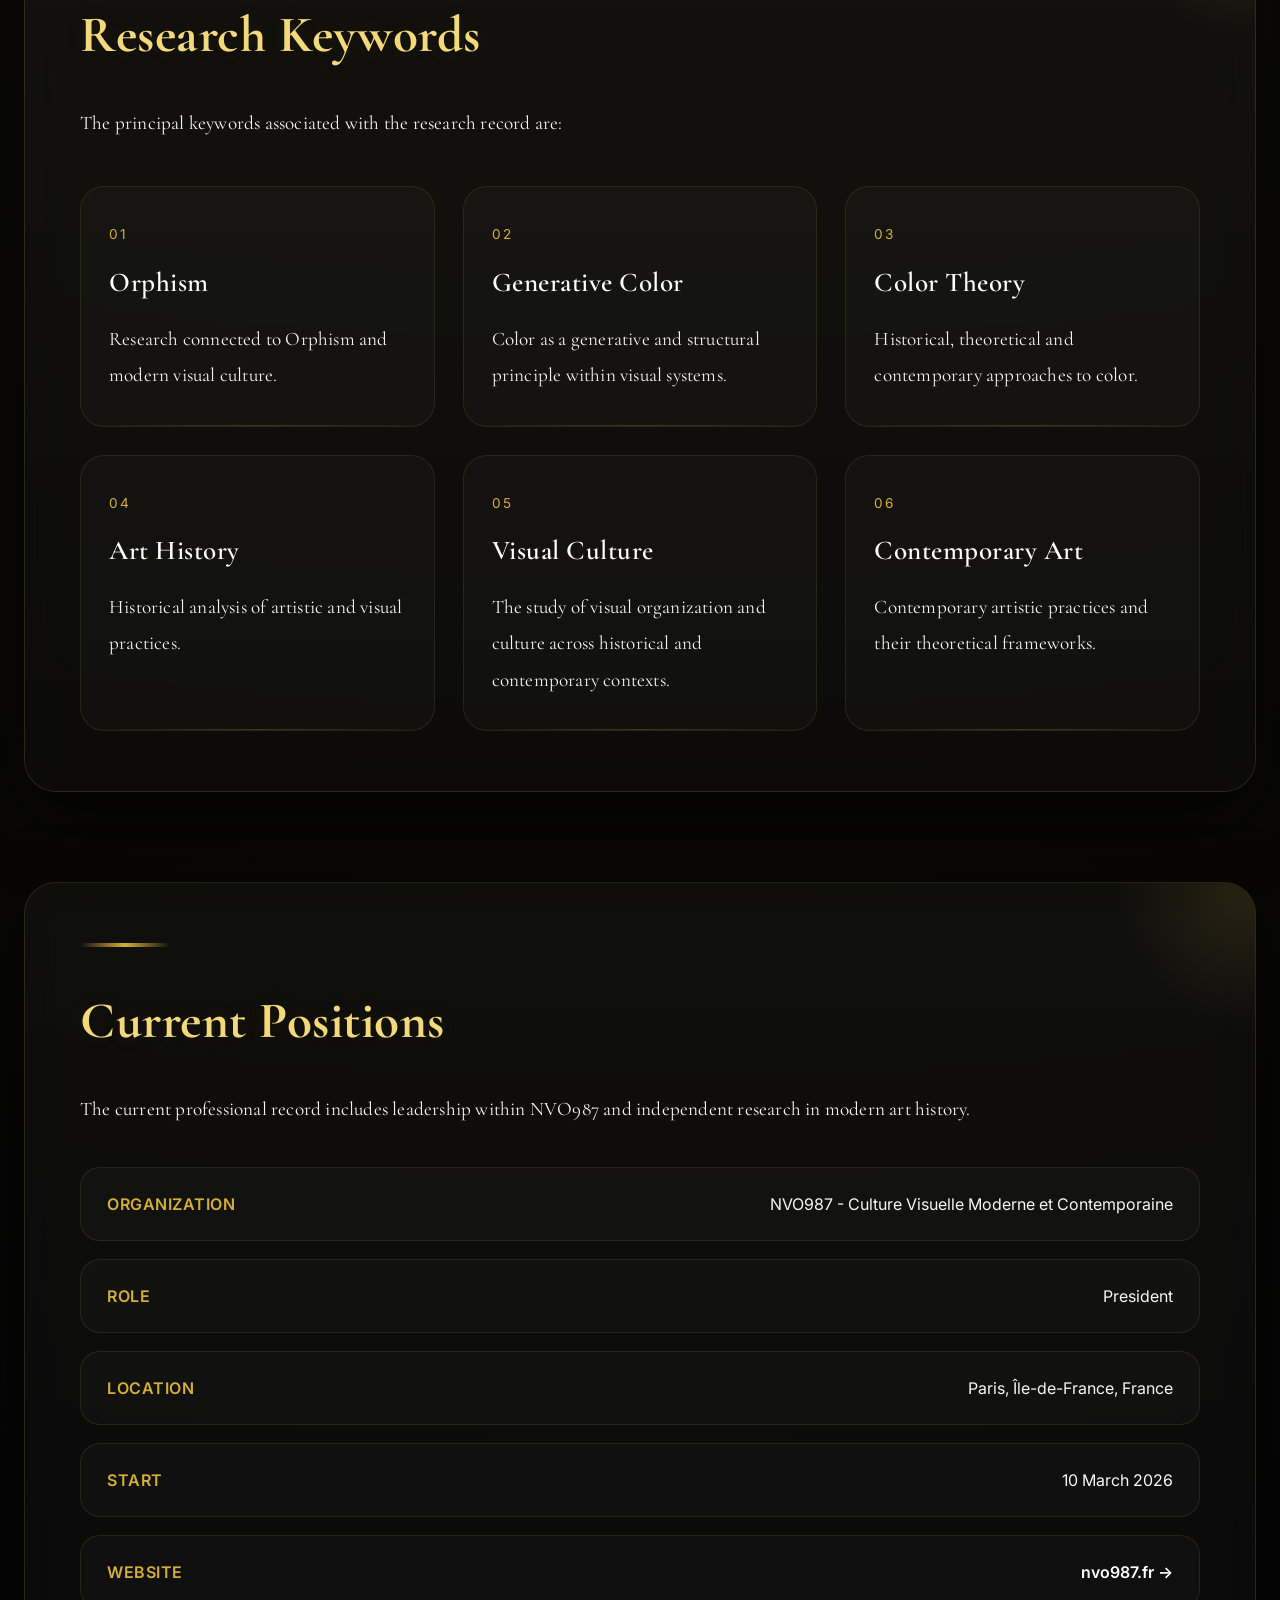
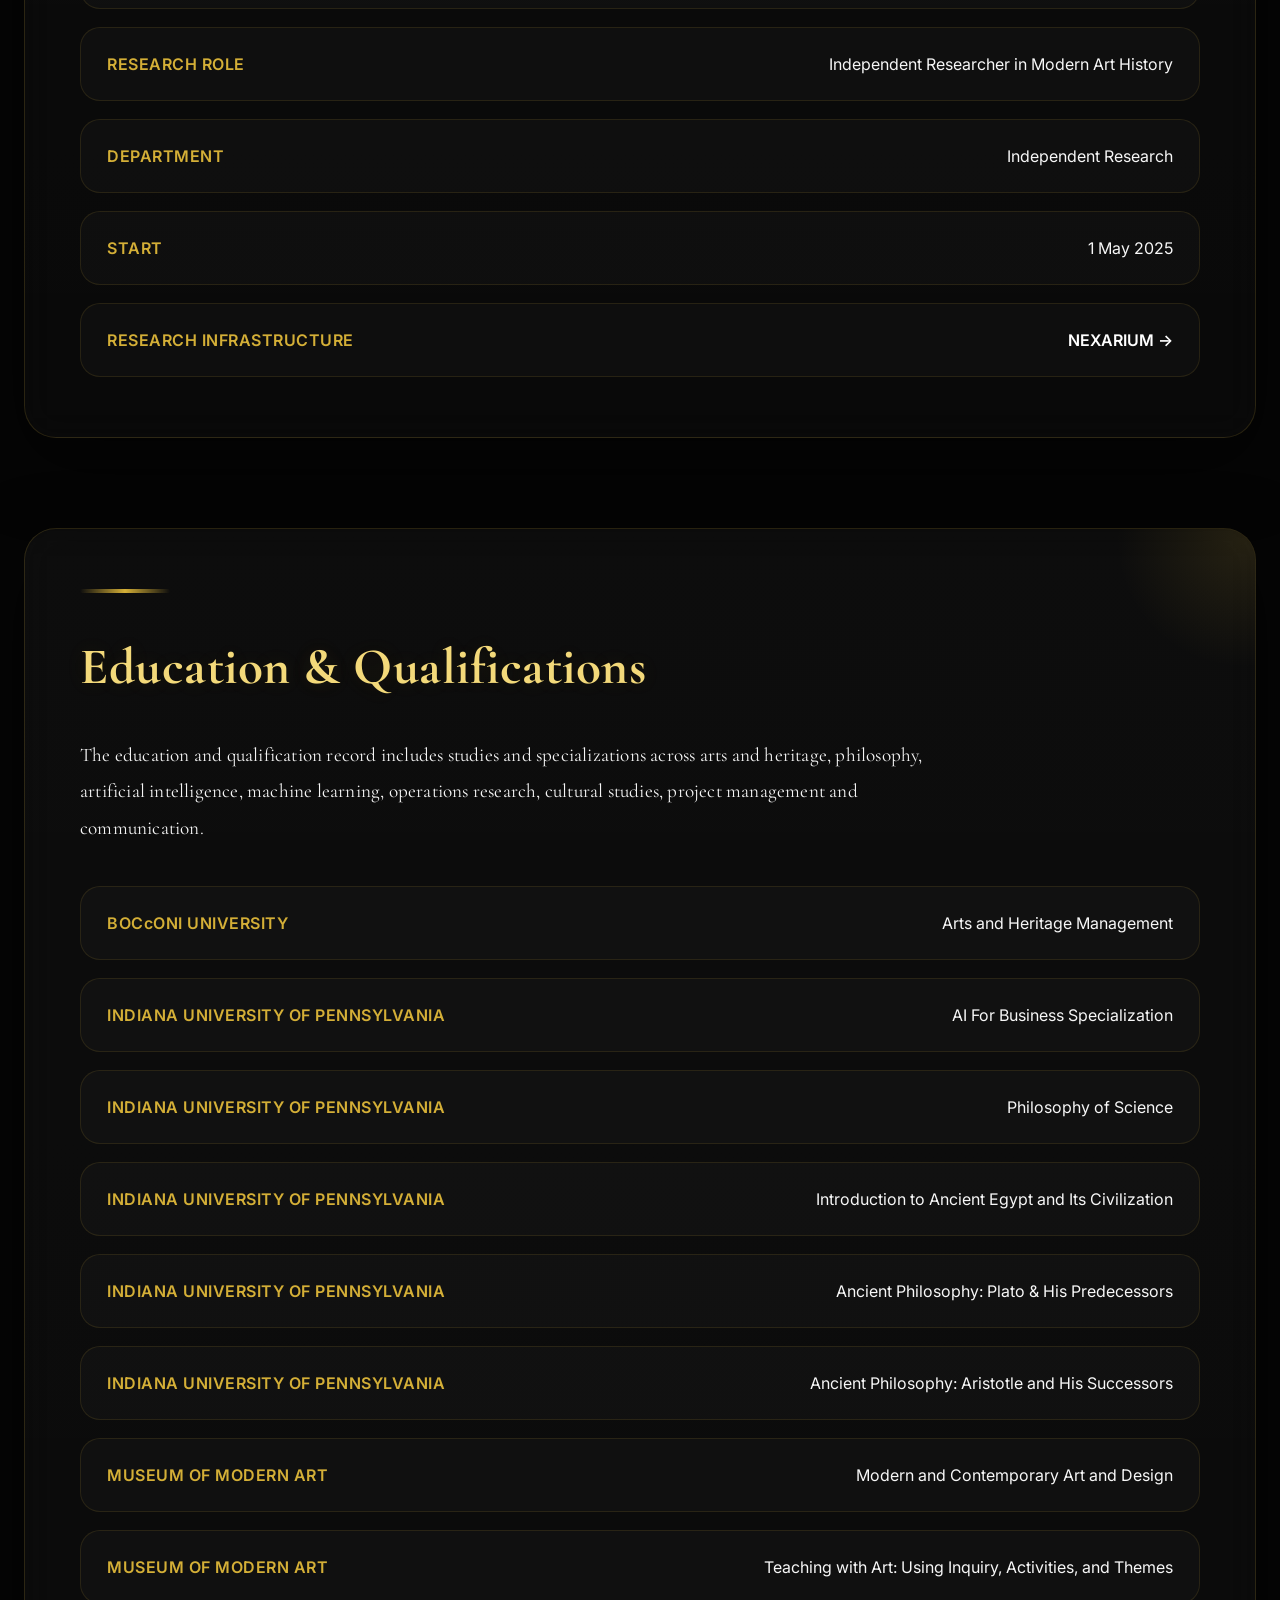
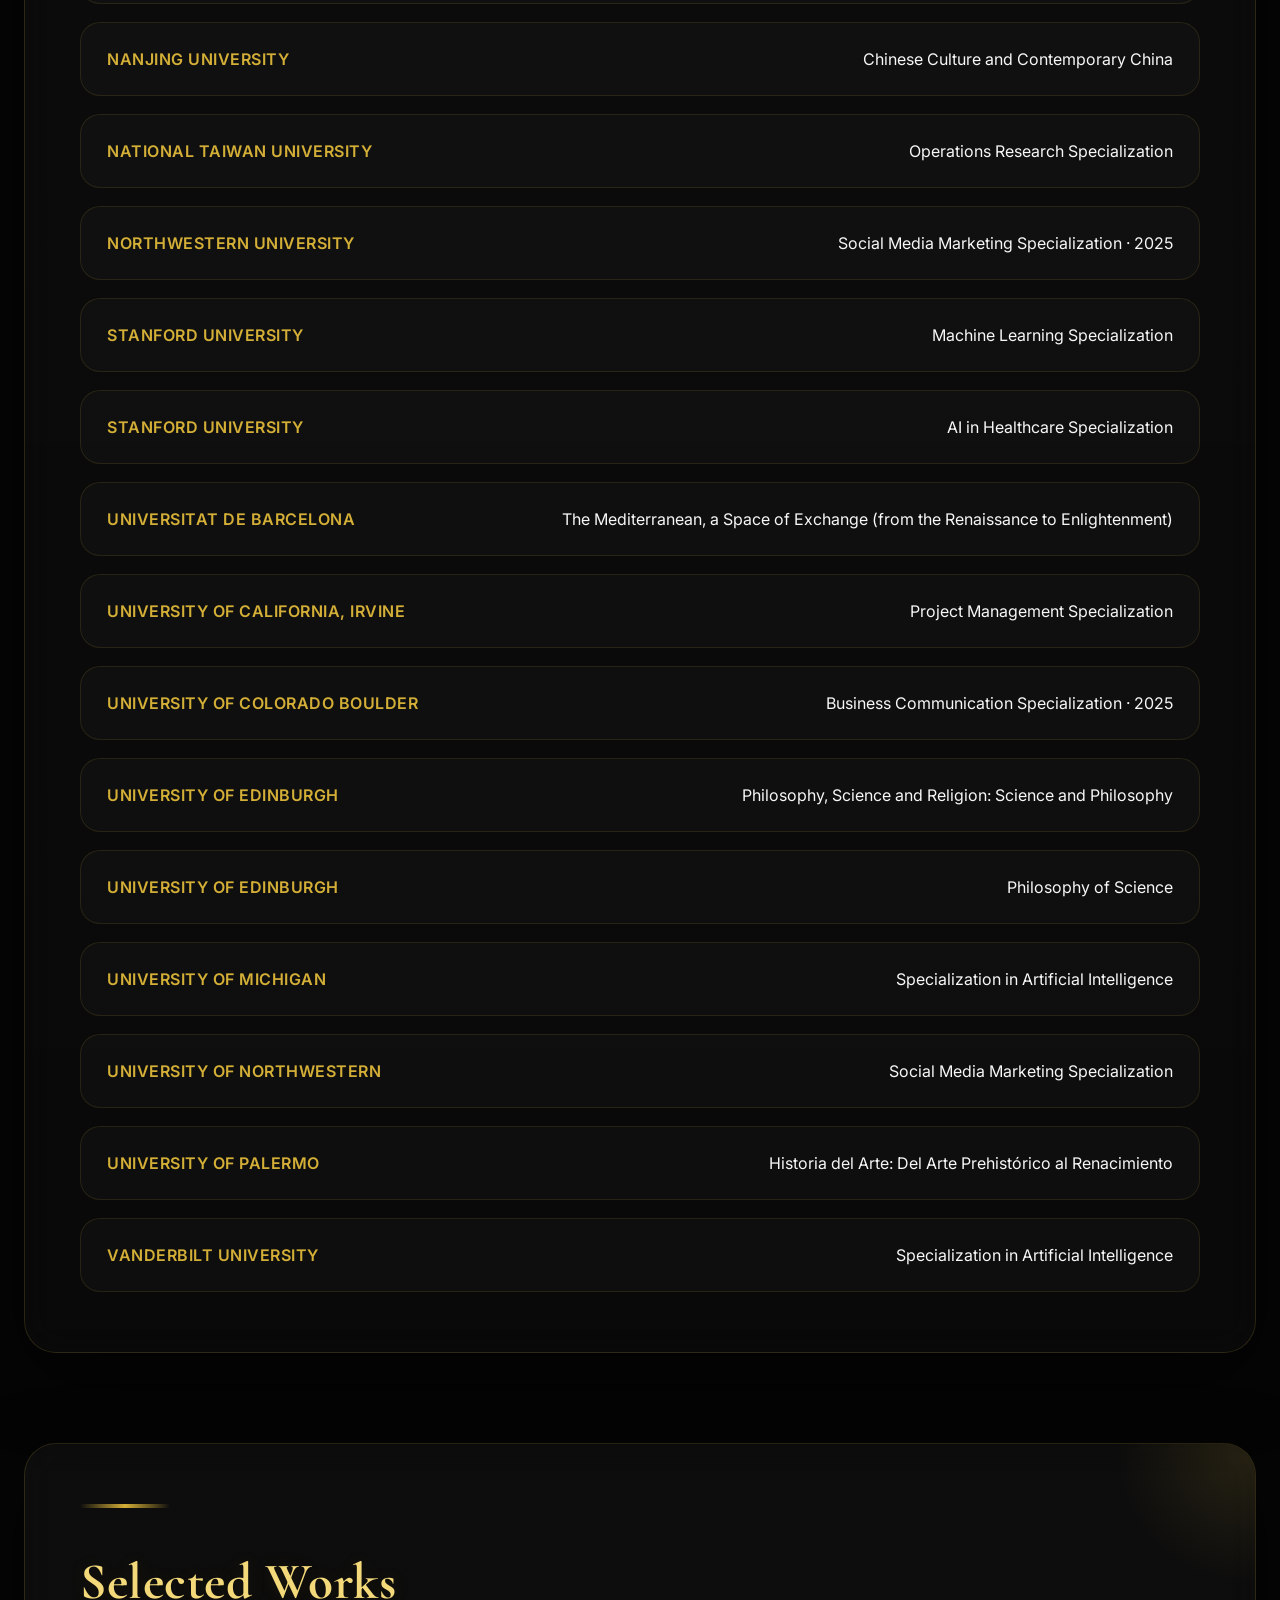
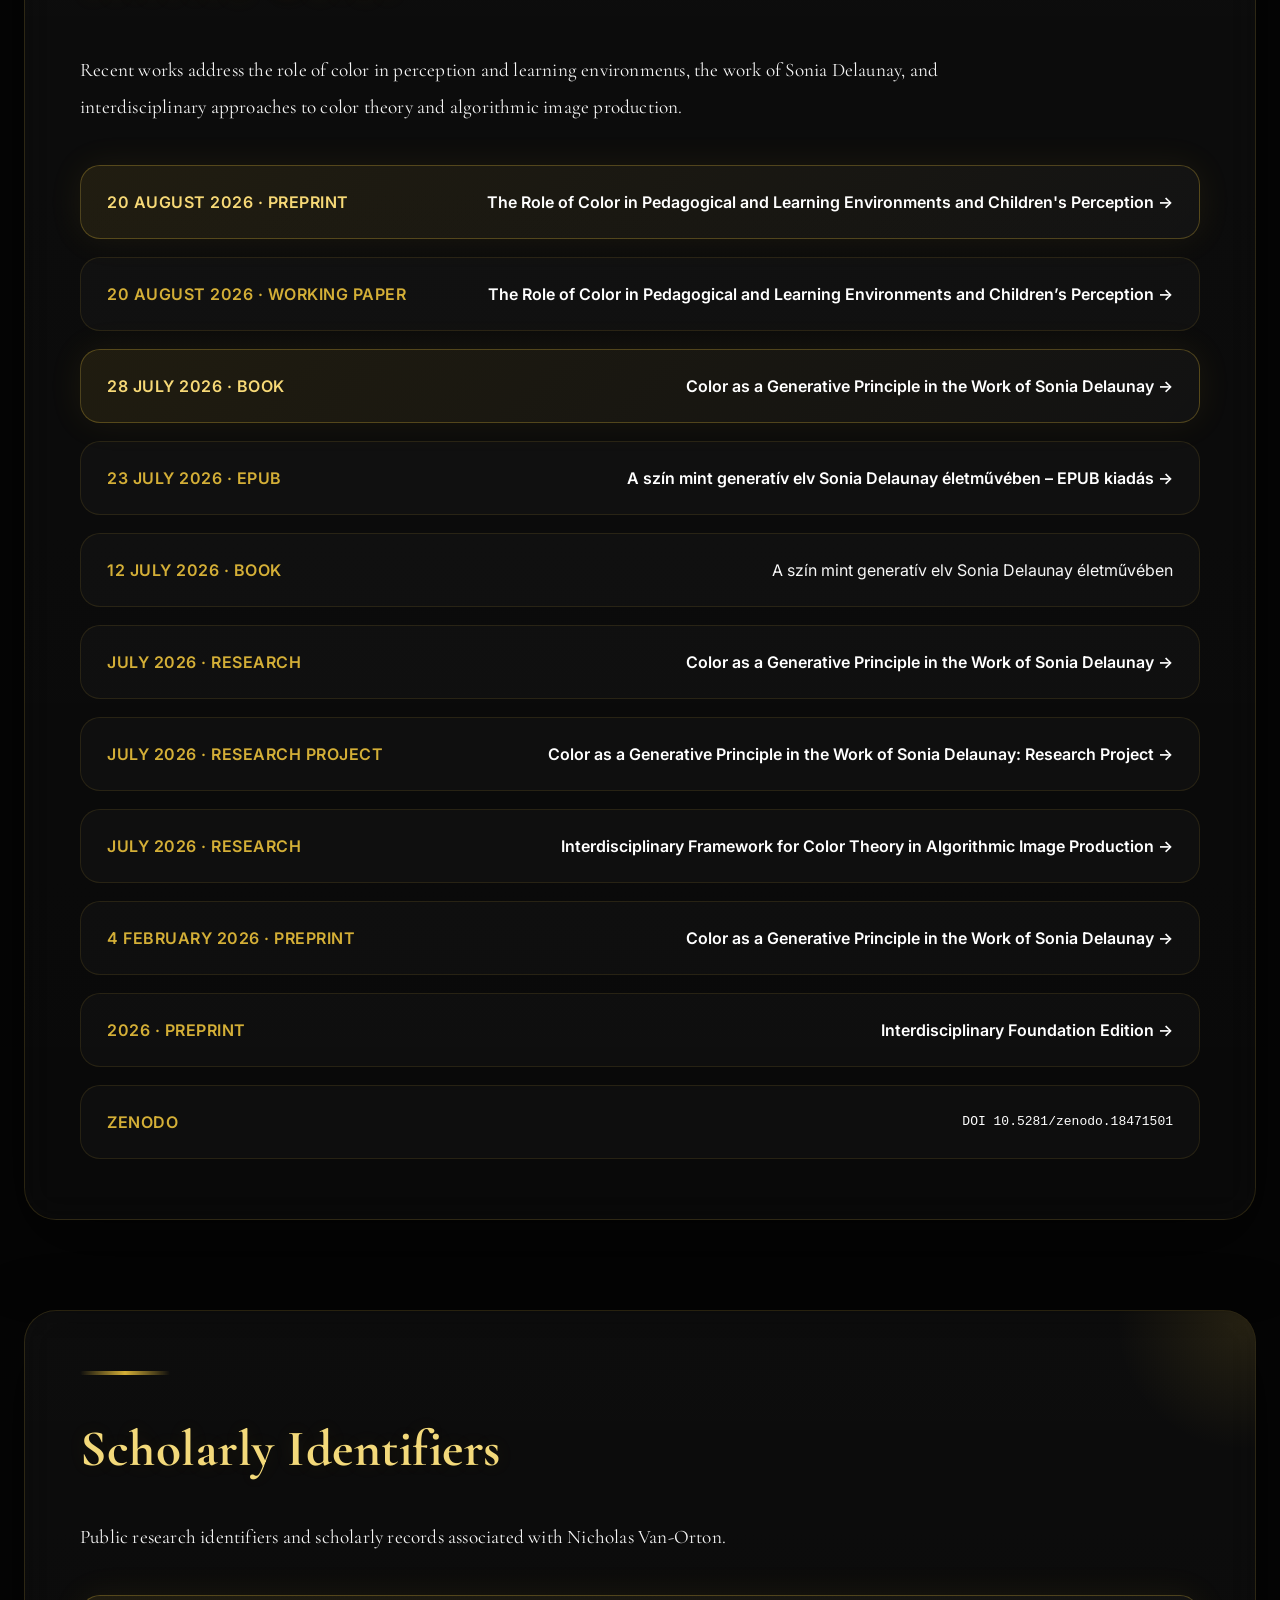
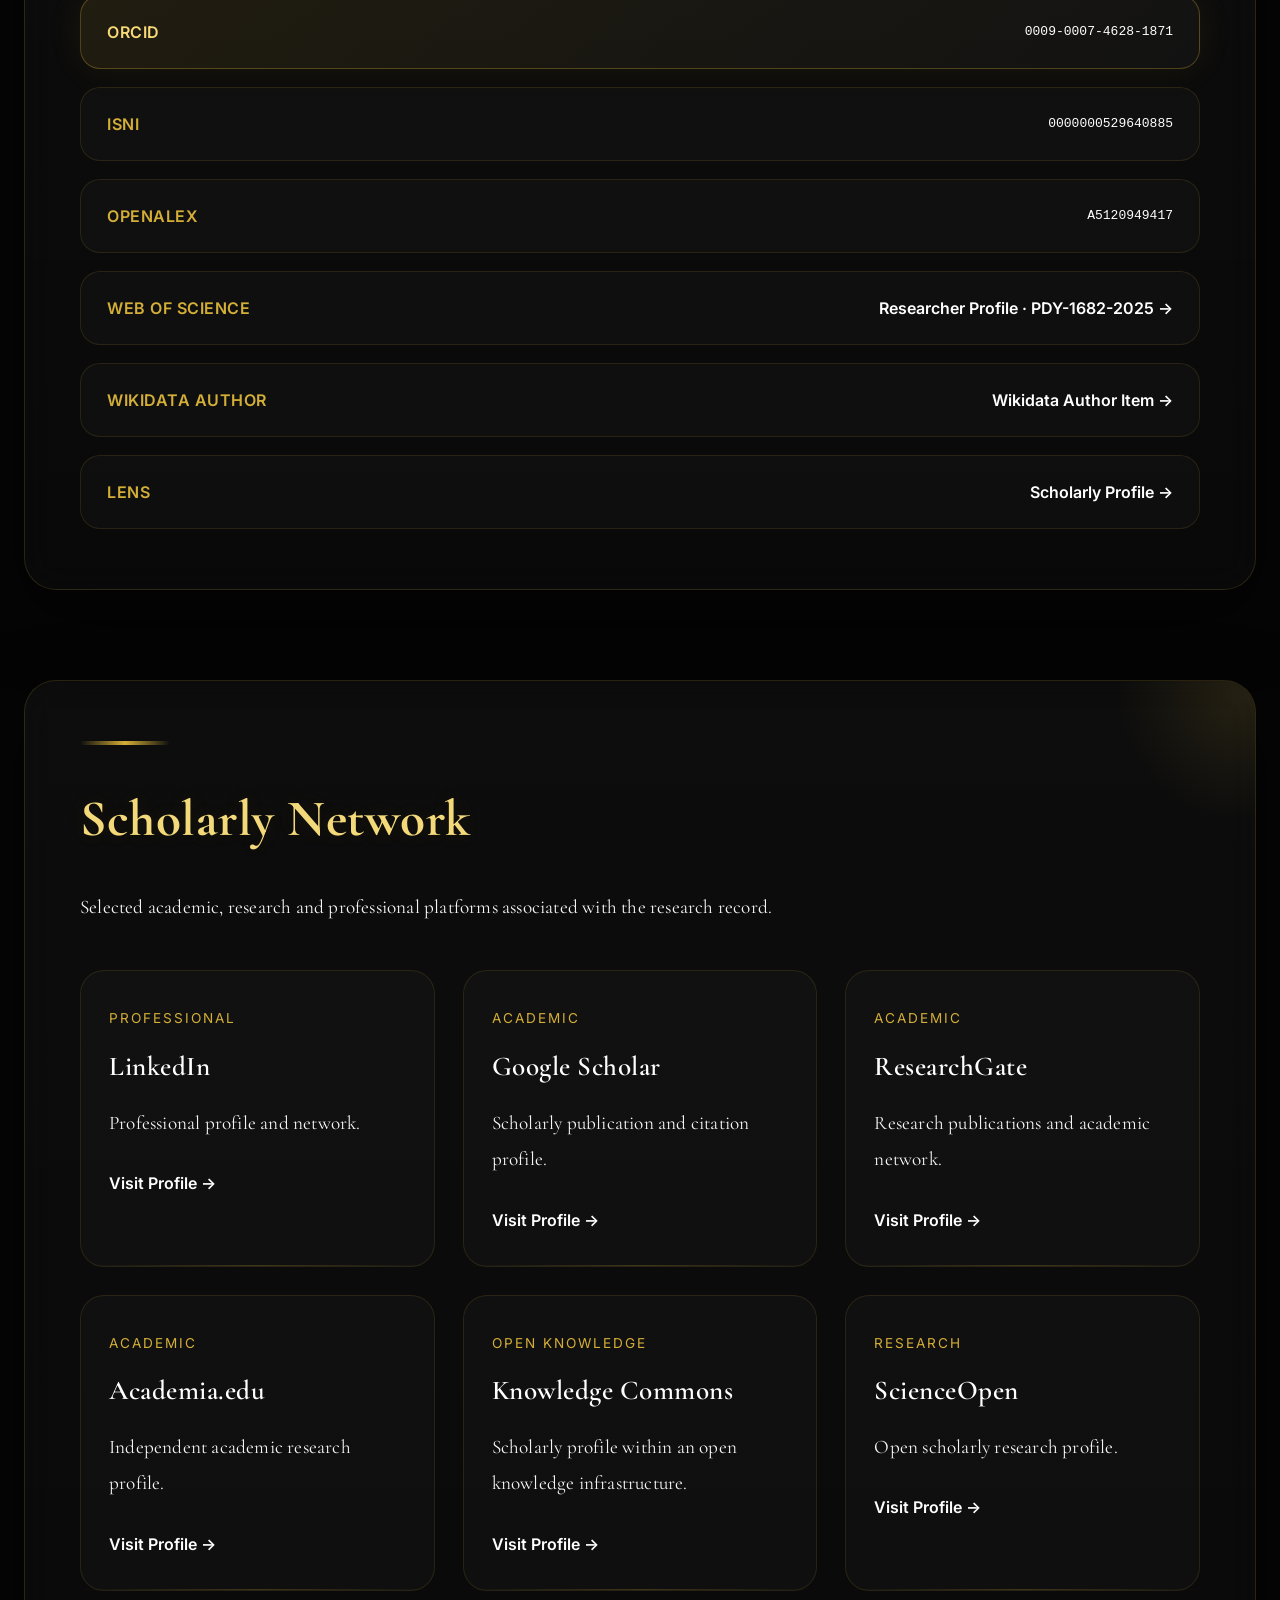
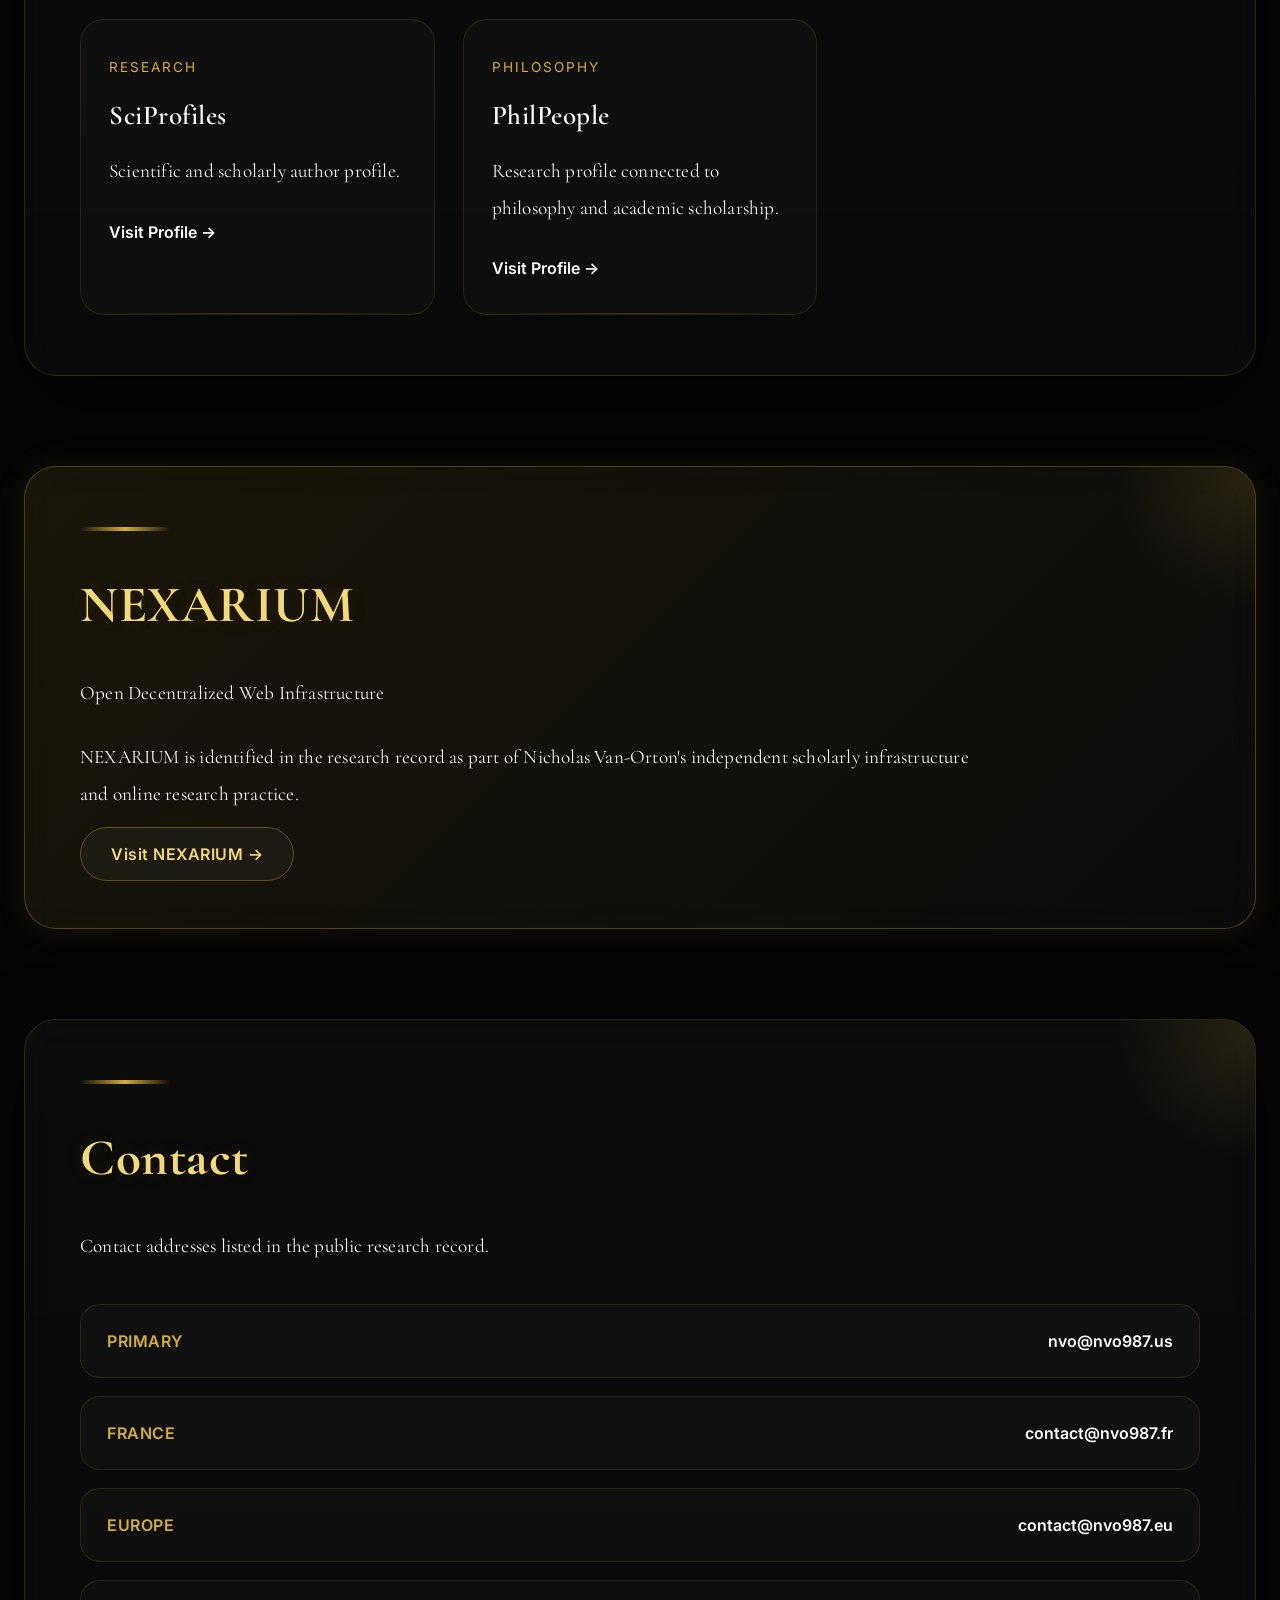
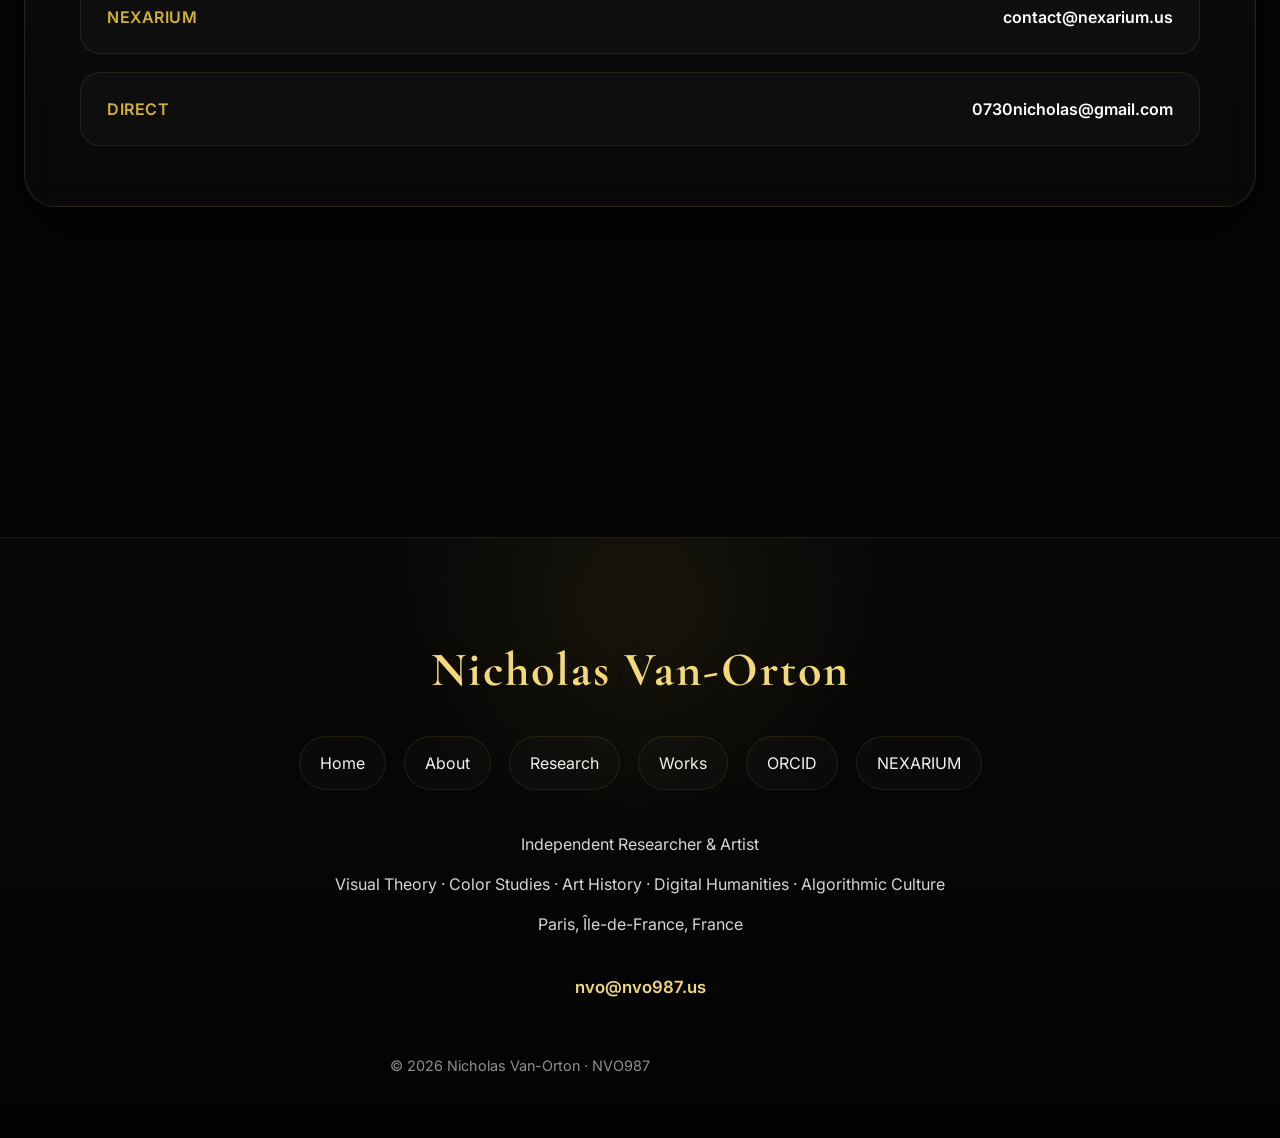
<file: about.html>
<!DOCTYPE html>
<html lang="en">

<head>

    <meta charset="UTF-8">

    <meta
        name="viewport"
        content="width=device-width, initial-scale=1.0"
    >

    <title>
        About Nicholas Van-Orton | NVO987
    </title>

    <meta
        name="description"
        content="Nicholas Van-Orton is an independent researcher and artist working at the intersection of visual theory, color studies, art history, digital humanities, and algorithmic culture."
    >

    <meta
        name="author"
        content="Nicholas Van-Orton"
    >

    <meta
        name="robots"
        content="index, follow"
    >

    <link
        rel="canonical"
        href="https://nvo987.us/about.html"
    >

    <!-- Open Graph -->

    <meta
        property="og:type"
        content="profile"
    >

    <meta
        property="og:title"
        content="About Nicholas Van-Orton | NVO987"
    >

    <meta
        property="og:description"
        content="Independent researcher and artist working across visual theory, color studies, art history, digital humanities, and algorithmic culture."
    >

    <meta
        property="og:url"
        content="https://nvo987.us/about.html"
    >

    <meta
        property="og:site_name"
        content="NVO987"
    >

    <meta
        property="profile:first_name"
        content="Nicholas"
    >

    <meta
        property="profile:last_name"
        content="Van-Orton"
    >

    <!-- Fonts -->

    <link
        rel="preconnect"
        href="https://fonts.googleapis.com"
    >

    <link
        rel="preconnect"
        href="https://fonts.gstatic.com"
        crossorigin
    >

    <link
        href="https://fonts.googleapis.com/css2?family=Cormorant+Garamond:wght@400;500;600;700&family=Inter:wght@400;500;600;700&display=swap"
        rel="stylesheet"
    >

    <!-- Main CSS -->

    <link
        rel="stylesheet"
        href="style.css"
    >

    <!--
        Structured Data
        Based on the information contained in the supplied ORCID PDF.
    -->

    <script type="application/ld+json">
    {
        "@context": "https://schema.org",
        "@type": "Person",
        "name": "Nicholas Van-Orton",
        "url": "https://nvo987.us/about.html",
        "sameAs": [
            "https://orcid.org/0009-0007-4628-1871",
            "https://www.linkedin.com/in/nvo987/",
            "https://independent.academia.edu/nvo987",
            "https://www.researchgate.net/profile/Nicholas-Van-Orton",
            "https://scholar.google.com/citations?user=iRM-GNQAAAAJ&hl=hu",
            "https://www.lens.org/lens/profile/nicholas-van-orton",
            "https://www.wikidata.org/wiki/Q137675227",
            "https://isni.org/isni/0000000529640885",
            "https://openalex.org/A5120949417",
            "https://profile.hcommons.org/members/nicholasvanorton/",
            "https://www.scienceopen.com/user/nvo987",
            "https://sciprofiles.com/profile/nicholas-van-orton/",
            "https://philpeople.org/profiles/nicholas-van-orton",
            "https://cv.hal.science/van-orton-nicholas",
            "https://archive.org/details/@nicholas_van-orton",
            "https://europepmc.org/authors/0009-0007-4628-1871",
            "https://openlibrary.org/authors/OL16511669A/Nicholas_Van-Orton"
        ],
        "jobTitle": [
            "Independent Researcher",
            "Artist",
            "President"
        ],
        "worksFor": {
            "@type": "Organization",
            "name": "NVO987 - Culture Visuelle Moderne et Contemporaine",
            "url": "https://nvo987.fr/"
        },
        "email": [
            "mailto:nvo@nvo987.us",
            "mailto:contact@nvo987.fr",
            "mailto:contact@nvo987.eu",
            "mailto:contact@nexarium.us",
            "mailto:0730nicholas@gmail.com"
        ],
        "knowsAbout": [
            "Orphism",
            "Generative Color",
            "Color Theory",
            "Art History",
            "Visual Culture",
            "Contemporary Art",
            "Algorithmic Culture",
            "Digital Humanities"
        ]
    }
    </script>

</head>


<body>


<!-- =========================================================
     NAVIGATION
========================================================= -->

<header class="navbar">

    <a
        href="/"
        class="logo"
        aria-label="NVO987"
    >
        NVO987
    </a>

    <nav aria-label="Primary navigation">

        <a href="/">
            Home
        </a>

        <a
            href="/about.html"
            aria-current="page"
        >
            About
        </a>

        <a href="/research.html">
            Research
        </a>

        <a href="/works.html">
            Works
        </a>

        <a href="/contact.html">
            Contact
        </a>

    </nav>

</header>



<main>


<!-- =========================================================
     HERO
========================================================= -->

<section class="hero">

    <div class="hero-content">

        <span class="hero-label">
            INDEPENDENT RESEARCHER · ARTIST
        </span>

        <h1>
            Nicholas<br>
            Van-Orton
        </h1>

        <p>
            Independent researcher and artist working at the
            intersection of visual theory, color studies,
            art history, digital humanities, and algorithmic
            culture.
        </p>

        <div class="hero-buttons">

            <a
                href="#biography"
                class="btn primary"
            >
                Discover My Work
            </a>

            <a
                href="https://orcid.org/0009-0007-4628-1871"
                class="btn secondary"
                target="_blank"
                rel="noopener noreferrer"
            >
                ORCID
            </a>

        </div>

    </div>

</section>



<!-- =========================================================
     BIOGRAPHY
========================================================= -->

<section
    id="biography"
    class="glass-card reveal"
>

    <div class="card-top"></div>

    <h2>
        Biography
    </h2>

    <p>
        Nicholas Van-Orton is an independent researcher and
        artist working at the intersection of visual theory,
        color studies, and algorithmic culture.
    </p>

    <br>

    <p>
        His research addresses the need for coherent
        theoretical frameworks capable of accounting for
        color and visual systems under contemporary
        computational conditions.
    </p>

    <br>

    <p>
        His work is primarily theoretical and operates
        across art history, aesthetics, and digital
        humanities, with a particular focus on color as a
        structural and autonomous component of visual
        organization.
    </p>

    <br>

    <p>
        He examines how historical models of color theory,
        especially within modernism, can be reinterpreted
        in relation to generative and algorithmic visual
        systems.
    </p>

    <br>

    <p>
        In parallel with his research practice, he develops
        and curates independent scholarly infrastructures
        and research communities, contributing to open,
        transdisciplinary forms of knowledge production
        beyond traditional institutional frameworks.
    </p>

    <br>

    <p>
        His current work focuses on the development of
        conceptual tools for understanding visual
        perception, color systems, and visual epistemology
        in the age of algorithms.
    </p>

</section>



<!-- =========================================================
     RESEARCH
========================================================= -->

<section class="glass-card reveal">

    <div class="card-top"></div>

    <h2>
        Research
    </h2>

    <p>
        The research practice is situated within a
        transdisciplinary field connecting art history,
        aesthetics, color theory, visual culture and
        computational approaches to image production.
    </p>


    <div class="principles-grid">


        <article class="principle-item">

            <span>
                FIELD 01
            </span>

            <h3>
                Visual Theory
            </h3>

            <p>
                Theoretical approaches to visual organization,
                perception and the structures through which
                visual systems can be understood.
            </p>

        </article>


        <article class="principle-item">

            <span>
                FIELD 02
            </span>

            <h3>
                Color Theory
            </h3>

            <p>
                Research into color as a structural and
                autonomous component of visual organization.
            </p>

        </article>


        <article class="principle-item">

            <span>
                FIELD 03
            </span>

            <h3>
                Generative Color
            </h3>

            <p>
                The relationship between color theory,
                generative systems and contemporary
                computational image production.
            </p>

        </article>


        <article class="principle-item">

            <span>
                FIELD 04
            </span>

            <h3>
                Art History
            </h3>

            <p>
                Historical models of color theory and their
                reinterpretation within modern and
                contemporary visual culture.
            </p>

        </article>


        <article class="principle-item">

            <span>
                FIELD 05
            </span>

            <h3>
                Algorithmic Culture
            </h3>

            <p>
                Investigation of visual systems and image
                production under contemporary computational
                and algorithmic conditions.
            </p>

        </article>


        <article class="principle-item">

            <span>
                FIELD 06
            </span>

            <h3>
                Digital Humanities
            </h3>

            <p>
                Research situated between humanities-based
                interpretation and contemporary digital
                infrastructures.
            </p>

        </article>


    </div>

</section>



<!-- =========================================================
     RESEARCH KEYWORDS
========================================================= -->

<section class="glass-card reveal">

    <div class="card-top"></div>

    <h2>
        Research Keywords
    </h2>

    <p>
        The principal keywords associated with the research
        record are:
    </p>


    <div class="principles-grid">


        <article class="principle-item">

            <span>
                01
            </span>

            <h3>
                Orphism
            </h3>

            <p>
                Research connected to Orphism and modern
                visual culture.
            </p>

        </article>


        <article class="principle-item">

            <span>
                02
            </span>

            <h3>
                Generative Color
            </h3>

            <p>
                Color as a generative and structural principle
                within visual systems.
            </p>

        </article>


        <article class="principle-item">

            <span>
                03
            </span>

            <h3>
                Color Theory
            </h3>

            <p>
                Historical, theoretical and contemporary
                approaches to color.
            </p>

        </article>


        <article class="principle-item">

            <span>
                04
            </span>

            <h3>
                Art History
            </h3>

            <p>
                Historical analysis of artistic and visual
                practices.
            </p>

        </article>


        <article class="principle-item">

            <span>
                05
            </span>

            <h3>
                Visual Culture
            </h3>

            <p>
                The study of visual organization and culture
                across historical and contemporary contexts.
            </p>

        </article>


        <article class="principle-item">

            <span>
                06
            </span>

            <h3>
                Contemporary Art
            </h3>

            <p>
                Contemporary artistic practices and their
                theoretical frameworks.
            </p>

        </article>


    </div>

</section>



<!-- =========================================================
     CURRENT POSITIONS
========================================================= -->

<section class="glass-card reveal">

    <div class="card-top"></div>

    <h2>
        Current Positions
    </h2>

    <p>
        The current professional record includes leadership
        within NVO987 and independent research in modern
        art history.
    </p>


    <div class="specification-box">


        <div class="spec-block">

            <span class="spec-label">
                ORGANIZATION
            </span>

            <span>
                NVO987 - Culture Visuelle Moderne et Contemporaine
            </span>

        </div>


        <div class="spec-block">

            <span class="spec-label">
                ROLE
            </span>

            <span>
                President
            </span>

        </div>


        <div class="spec-block">

            <span class="spec-label">
                LOCATION
            </span>

            <span>
                Paris, Île-de-France, France
            </span>

        </div>


        <div class="spec-block">

            <span class="spec-label">
                START
            </span>

            <span>
                10 March 2026
            </span>

        </div>


        <div class="spec-block">

            <span class="spec-label">
                WEBSITE
            </span>

            <a
                href="https://nvo987.fr/"
                class="spec-link"
                target="_blank"
                rel="noopener noreferrer"
            >
                nvo987.fr →
            </a>

        </div>


        <div class="spec-block">

            <span class="spec-label">
                RESEARCH ROLE
            </span>

            <span>
                Independent Researcher in Modern Art History
            </span>

        </div>


        <div class="spec-block">

            <span class="spec-label">
                DEPARTMENT
            </span>

            <span>
                Independent Research
            </span>

        </div>


        <div class="spec-block">

            <span class="spec-label">
                START
            </span>

            <span>
                1 May 2025
            </span>

        </div>


        <div class="spec-block">

            <span class="spec-label">
                RESEARCH INFRASTRUCTURE
            </span>

            <a
                href="https://nexarium.us/"
                class="spec-link"
                target="_blank"
                rel="noopener noreferrer"
            >
                NEXARIUM →
            </a>

        </div>


    </div>

</section>



<!-- =========================================================
     EDUCATION
========================================================= -->

<section class="glass-card reveal">

    <div class="card-top"></div>

    <h2>
        Education & Qualifications
    </h2>

    <p>
        The education and qualification record includes
        studies and specializations across arts and heritage,
        philosophy, artificial intelligence, machine learning,
        operations research, cultural studies, project
        management and communication.
    </p>


    <div class="specification-box">


        <div class="spec-block">

            <span class="spec-label">
                BOCcONI UNIVERSITY
            </span>

            <span>
                Arts and Heritage Management
            </span>

        </div>


        <div class="spec-block">

            <span class="spec-label">
                INDIANA UNIVERSITY OF PENNSYLVANIA
            </span>

            <span>
                AI For Business Specialization
            </span>

        </div>


        <div class="spec-block">

            <span class="spec-label">
                INDIANA UNIVERSITY OF PENNSYLVANIA
            </span>

            <span>
                Philosophy of Science
            </span>

        </div>


        <div class="spec-block">

            <span class="spec-label">
                INDIANA UNIVERSITY OF PENNSYLVANIA
            </span>

            <span>
                Introduction to Ancient Egypt and Its Civilization
            </span>

        </div>


        <div class="spec-block">

            <span class="spec-label">
                INDIANA UNIVERSITY OF PENNSYLVANIA
            </span>

            <span>
                Ancient Philosophy: Plato & His Predecessors
            </span>

        </div>


        <div class="spec-block">

            <span class="spec-label">
                INDIANA UNIVERSITY OF PENNSYLVANIA
            </span>

            <span>
                Ancient Philosophy: Aristotle and His Successors
            </span>

        </div>


        <div class="spec-block">

            <span class="spec-label">
                MUSEUM OF MODERN ART
            </span>

            <span>
                Modern and Contemporary Art and Design
            </span>

        </div>


        <div class="spec-block">

            <span class="spec-label">
                MUSEUM OF MODERN ART
            </span>

            <span>
                Teaching with Art: Using Inquiry, Activities,
                and Themes
            </span>

        </div>


        <div class="spec-block">

            <span class="spec-label">
                NANJING UNIVERSITY
            </span>

            <span>
                Chinese Culture and Contemporary China
            </span>

        </div>


        <div class="spec-block">

            <span class="spec-label">
                NATIONAL TAIWAN UNIVERSITY
            </span>

            <span>
                Operations Research Specialization
            </span>

        </div>


        <div class="spec-block">

            <span class="spec-label">
                NORTHWESTERN UNIVERSITY
            </span>

            <span>
                Social Media Marketing Specialization · 2025
            </span>

        </div>


        <div class="spec-block">

            <span class="spec-label">
                STANFORD UNIVERSITY
            </span>

            <span>
                Machine Learning Specialization
            </span>

        </div>


        <div class="spec-block">

            <span class="spec-label">
                STANFORD UNIVERSITY
            </span>

            <span>
                AI in Healthcare Specialization
            </span>

        </div>


        <div class="spec-block">

            <span class="spec-label">
                UNIVERSITAT DE BARCELONA
            </span>

            <span>
                The Mediterranean, a Space of Exchange
                (from the Renaissance to Enlightenment)
            </span>

        </div>


        <div class="spec-block">

            <span class="spec-label">
                UNIVERSITY OF CALIFORNIA, IRVINE
            </span>

            <span>
                Project Management Specialization
            </span>

        </div>


        <div class="spec-block">

            <span class="spec-label">
                UNIVERSITY OF COLORADO BOULDER
            </span>

            <span>
                Business Communication Specialization · 2025
            </span>

        </div>


        <div class="spec-block">

            <span class="spec-label">
                UNIVERSITY OF EDINBURGH
            </span>

            <span>
                Philosophy, Science and Religion:
                Science and Philosophy
            </span>

        </div>


        <div class="spec-block">

            <span class="spec-label">
                UNIVERSITY OF EDINBURGH
            </span>

            <span>
                Philosophy of Science
            </span>

        </div>


        <div class="spec-block">

            <span class="spec-label">
                UNIVERSITY OF MICHIGAN
            </span>

            <span>
                Specialization in Artificial Intelligence
            </span>

        </div>


        <div class="spec-block">

            <span class="spec-label">
                UNIVERSITY OF NORTHWESTERN
            </span>

            <span>
                Social Media Marketing Specialization
            </span>

        </div>


        <div class="spec-block">

            <span class="spec-label">
                UNIVERSITY OF PALERMO
            </span>

            <span>
                Historia del Arte:
                Del Arte Prehistórico al Renacimiento
            </span>

        </div>


        <div class="spec-block">

            <span class="spec-label">
                VANDERBILT UNIVERSITY
            </span>

            <span>
                Specialization in Artificial Intelligence
            </span>

        </div>


    </div>

</section>



<!-- =========================================================
     SELECTED WORKS
========================================================= -->

<section class="glass-card reveal">

    <div class="card-top"></div>

    <h2>
        Selected Works
    </h2>

    <p>
        Recent works address the role of color in perception
        and learning environments, the work of Sonia Delaunay,
        and interdisciplinary approaches to color theory and
        algorithmic image production.
    </p>


    <div class="specification-box">


        <div class="spec-block credential-highlight">

            <span class="spec-label">
                20 AUGUST 2026 · PREPRINT
            </span>

            <a
                href="https://zenodo.org/doi/10.5281/zenodo.22029825"
                class="spec-link"
                target="_blank"
                rel="noopener noreferrer"
            >
                The Role of Color in Pedagogical and Learning
                Environments and Children's Perception →
            </a>

        </div>


        <div class="spec-block">

            <span class="spec-label">
                20 AUGUST 2026 · WORKING PAPER
            </span>

            <a
                href="https://osf.io/wzb5a/"
                class="spec-link"
                target="_blank"
                rel="noopener noreferrer"
            >
                The Role of Color in Pedagogical and Learning
                Environments and Children’s Perception →
            </a>

        </div>


        <div class="spec-block credential-highlight">

            <span class="spec-label">
                28 JULY 2026 · BOOK
            </span>

            <a
                href="https://works.hcommons.org/doi/10.17613/802rd-bjr69"
                class="spec-link"
                target="_blank"
                rel="noopener noreferrer"
            >
                Color as a Generative Principle in the Work
                of Sonia Delaunay →
            </a>

        </div>


        <div class="spec-block">

            <span class="spec-label">
                23 JULY 2026 · EPUB
            </span>

            <a
                href="https://works.hcommons.org/doi/10.17613/q8wev-1cv44"
                class="spec-link"
                target="_blank"
                rel="noopener noreferrer"
            >
                A szín mint generatív elv Sonia Delaunay
                életművében – EPUB kiadás →
            </a>

        </div>


        <div class="spec-block">

            <span class="spec-label">
                12 JULY 2026 · BOOK
            </span>

            <span>
                A szín mint generatív elv Sonia Delaunay
                életművében
            </span>

        </div>


        <div class="spec-block">

            <span class="spec-label">
                JULY 2026 · RESEARCH
            </span>

            <a
                href="https://osf.io/n4k6j/"
                class="spec-link"
                target="_blank"
                rel="noopener noreferrer"
            >
                Color as a Generative Principle in the Work
                of Sonia Delaunay →
            </a>

        </div>


        <div class="spec-block">

            <span class="spec-label">
                JULY 2026 · RESEARCH PROJECT
            </span>

            <a
                href="https://osf.io/9jvpd/"
                class="spec-link"
                target="_blank"
                rel="noopener noreferrer"
            >
                Color as a Generative Principle in the Work
                of Sonia Delaunay: Research Project →
            </a>

        </div>


        <div class="spec-block">

            <span class="spec-label">
                JULY 2026 · RESEARCH
            </span>

            <a
                href="https://osf.io/cdekp/"
                class="spec-link"
                target="_blank"
                rel="noopener noreferrer"
            >
                Interdisciplinary Framework for Color Theory
                in Algorithmic Image Production →
            </a>

        </div>


        <div class="spec-block">

            <span class="spec-label">
                4 FEBRUARY 2026 · PREPRINT
            </span>

            <a
                href="https://doi.org/10.2139/ssrn.6007654"
                class="spec-link"
                target="_blank"
                rel="noopener noreferrer"
            >
                Color as a Generative Principle in the Work
                of Sonia Delaunay →
            </a>

        </div>


        <div class="spec-block">

            <span class="spec-label">
                2026 · PREPRINT
            </span>

            <a
                href="https://doi.org/10.2139/ssrn.6131506"
                class="spec-link"
                target="_blank"
                rel="noopener noreferrer"
            >
                Interdisciplinary Foundation Edition →
            </a>

        </div>


        <div class="spec-block">

            <span class="spec-label">
                ZENODO
            </span>

            <span class="hash-value">
                DOI 10.5281/zenodo.18471501
            </span>

        </div>


    </div>

</section>



<!-- =========================================================
     SCHOLARLY IDENTIFIERS
========================================================= -->

<section class="glass-card reveal">

    <div class="card-top"></div>

    <h2>
        Scholarly Identifiers
    </h2>

    <p>
        Public research identifiers and scholarly records
        associated with Nicholas Van-Orton.
    </p>


    <div class="specification-box">


        <div class="spec-block credential-highlight">

            <span class="spec-label">
                ORCID
            </span>

            <a
                href="https://orcid.org/0009-0007-4628-1871"
                class="hash-value"
                target="_blank"
                rel="noopener noreferrer"
            >
                0009-0007-4628-1871
            </a>

        </div>


        <div class="spec-block">

            <span class="spec-label">
                ISNI
            </span>

            <a
                href="https://isni.org/isni/0000000529640885"
                class="hash-value"
                target="_blank"
                rel="noopener noreferrer"
            >
                0000000529640885
            </a>

        </div>


        <div class="spec-block">

            <span class="spec-label">
                OPENALEX
            </span>

            <a
                href="https://openalex.org/A5120949417"
                class="hash-value"
                target="_blank"
                rel="noopener noreferrer"
            >
                A5120949417
            </a>

        </div>


        <div class="spec-block">

            <span class="spec-label">
                WEB OF SCIENCE
            </span>

            <a
                href="https://www.webofscience.com/wos/author/record/PDY-1682-2025"
                class="spec-link"
                target="_blank"
                rel="noopener noreferrer"
            >
                Researcher Profile · PDY-1682-2025 →
            </a>

        </div>


        <div class="spec-block">

            <span class="spec-label">
                WIKIDATA AUTHOR
            </span>

            <a
                href="https://www.wikidata.org/wiki/Q137675227"
                class="spec-link"
                target="_blank"
                rel="noopener noreferrer"
            >
                Wikidata Author Item →
            </a>

        </div>


        <div class="spec-block">

            <span class="spec-label">
                LENS
            </span>

            <a
                href="https://www.lens.org/lens/profile/nicholas-van-orton"
                class="spec-link"
                target="_blank"
                rel="noopener noreferrer"
            >
                Scholarly Profile →
            </a>

        </div>


    </div>

</section>



<!-- =========================================================
     SCHOLARLY NETWORK
========================================================= -->

<section class="glass-card reveal">

    <div class="card-top"></div>

    <h2>
        Scholarly Network
    </h2>

    <p>
        Selected academic, research and professional
        platforms associated with the research record.
    </p>


    <div class="principles-grid">


        <article class="principle-item">

            <span>
                PROFESSIONAL
            </span>

            <h3>
                LinkedIn
            </h3>

            <p>
                Professional profile and network.
            </p>

            <br>

            <a
                href="https://www.linkedin.com/in/nvo987/"
                class="spec-link"
                target="_blank"
                rel="noopener noreferrer"
            >
                Visit Profile →
            </a>

        </article>


        <article class="principle-item">

            <span>
                ACADEMIC
            </span>

            <h3>
                Google Scholar
            </h3>

            <p>
                Scholarly publication and citation profile.
            </p>

            <br>

            <a
                href="https://scholar.google.com/citations?user=iRM-GNQAAAAJ&hl=hu"
                class="spec-link"
                target="_blank"
                rel="noopener noreferrer"
            >
                Visit Profile →
            </a>

        </article>


        <article class="principle-item">

            <span>
                ACADEMIC
            </span>

            <h3>
                ResearchGate
            </h3>

            <p>
                Research publications and academic network.
            </p>

            <br>

            <a
                href="https://www.researchgate.net/profile/Nicholas-Van-Orton"
                class="spec-link"
                target="_blank"
                rel="noopener noreferrer"
            >
                Visit Profile →
            </a>

        </article>


        <article class="principle-item">

            <span>
                ACADEMIC
            </span>

            <h3>
                Academia.edu
            </h3>

            <p>
                Independent academic research profile.
            </p>

            <br>

            <a
                href="https://independent.academia.edu/nvo987"
                class="spec-link"
                target="_blank"
                rel="noopener noreferrer"
            >
                Visit Profile →
            </a>

        </article>


        <article class="principle-item">

            <span>
                OPEN KNOWLEDGE
            </span>

            <h3>
                Knowledge Commons
            </h3>

            <p>
                Scholarly profile within an open knowledge
                infrastructure.
            </p>

            <br>

            <a
                href="https://profile.hcommons.org/members/nicholasvanorton/"
                class="spec-link"
                target="_blank"
                rel="noopener noreferrer"
            >
                Visit Profile →
            </a>

        </article>


        <article class="principle-item">

            <span>
                RESEARCH
            </span>

            <h3>
                ScienceOpen
            </h3>

            <p>
                Open scholarly research profile.
            </p>

            <br>

            <a
                href="https://www.scienceopen.com/user/nvo987"
                class="spec-link"
                target="_blank"
                rel="noopener noreferrer"
            >
                Visit Profile →
            </a>

        </article>


        <article class="principle-item">

            <span>
                RESEARCH
            </span>

            <h3>
                SciProfiles
            </h3>

            <p>
                Scientific and scholarly author profile.
            </p>

            <br>

            <a
                href="https://sciprofiles.com/profile/nicholas-van-orton/"
                class="spec-link"
                target="_blank"
                rel="noopener noreferrer"
            >
                Visit Profile →
            </a>

        </article>


        <article class="principle-item">

            <span>
                PHILOSOPHY
            </span>

            <h3>
                PhilPeople
            </h3>

            <p>
                Research profile connected to philosophy and
                academic scholarship.
            </p>

            <br>

            <a
                href="https://philpeople.org/profiles/nicholas-van-orton"
                class="spec-link"
                target="_blank"
                rel="noopener noreferrer"
            >
                Visit Profile →
            </a>

        </article>


    </div>

</section>



<!-- =========================================================
     NEXARIUM
========================================================= -->

<section class="glass-card credential-highlight reveal">

    <div class="card-top"></div>

    <h2>
        NEXARIUM
    </h2>

    <p>
        Open Decentralized Web Infrastructure
    </p>

    <br>

    <p>
        NEXARIUM is identified in the research record as
        part of Nicholas Van-Orton's independent scholarly
        infrastructure and online research practice.
    </p>

    <br>

    <a
        href="https://nexarium.us/"
        class="btn secondary"
        target="_blank"
        rel="noopener noreferrer"
    >
        Visit NEXARIUM →
    </a>

</section>



<!-- =========================================================
     CONTACT
========================================================= -->

<section class="glass-card reveal">

    <div class="card-top"></div>

    <h2>
        Contact
    </h2>

    <p>
        Contact addresses listed in the public research
        record.
    </p>


    <div class="specification-box">


        <div class="spec-block">

            <span class="spec-label">
                PRIMARY
            </span>

            <a
                href="mailto:nvo@nvo987.us"
                class="spec-link"
            >
                nvo@nvo987.us
            </a>

        </div>


        <div class="spec-block">

            <span class="spec-label">
                FRANCE
            </span>

            <a
                href="mailto:contact@nvo987.fr"
                class="spec-link"
            >
                contact@nvo987.fr
            </a>

        </div>


        <div class="spec-block">

            <span class="spec-label">
                EUROPE
            </span>

            <a
                href="mailto:contact@nvo987.eu"
                class="spec-link"
            >
                contact@nvo987.eu
            </a>

        </div>


        <div class="spec-block">

            <span class="spec-label">
                NEXARIUM
            </span>

            <a
                href="mailto:contact@nexarium.us"
                class="spec-link"
            >
                contact@nexarium.us
            </a>

        </div>


        <div class="spec-block">

            <span class="spec-label">
                DIRECT
            </span>

            <a
                href="mailto:0730nicholas@gmail.com"
                class="spec-link"
            >
                0730nicholas@gmail.com
            </a>

        </div>


    </div>

</section>



</main>



<!-- =========================================================
     FOOTER
========================================================= -->

<footer>

    <div class="footer-inner">

        <h3>
            Nicholas Van-Orton
        </h3>


        <div class="footer-links">

            <a href="/">
                Home
            </a>

            <a href="/about.html">
                About
            </a>

            <a href="/research.html">
                Research
            </a>

            <a href="/works.html">
                Works
            </a>

            <a
                href="https://orcid.org/0009-0007-4628-1871"
                target="_blank"
                rel="noopener noreferrer"
            >
                ORCID
            </a>

            <a
                href="https://nexarium.us/"
                target="_blank"
                rel="noopener noreferrer"
            >
                NEXARIUM
            </a>

        </div>


        <div class="footer-meta">

            <p>
                Independent Researcher & Artist
            </p>

            <p>
                Visual Theory · Color Studies · Art History ·
                Digital Humanities · Algorithmic Culture
            </p>

            <p>
                Paris, Île-de-France, France
            </p>

        </div>


        <a
            href="mailto:nvo@nvo987.us"
            class="footer-email"
        >
            nvo@nvo987.us
        </a>


        <p>
            © 2026 Nicholas Van-Orton · NVO987
        </p>

    </div>

</footer>



<!-- =========================================================
     SCROLL REVEAL
========================================================= -->

<script>

    document.addEventListener(
        "DOMContentLoaded",
        function () {

            const elements =
                document.querySelectorAll(".reveal");

            const observer =
                new IntersectionObserver(
                    function (entries) {

                        entries.forEach(
                            function (entry) {

                                if (entry.isIntersecting) {

                                    entry.target.classList.add(
                                        "active"
                                    );

                                    observer.unobserve(
                                        entry.target
                                    );

                                }

                            }
                        );

                    },
                    {
                        threshold: 0.12
                    }
                );


            elements.forEach(
                function (element) {

                    observer.observe(element);

                }
            );

        }
    );

</script>


</body>

  </html>
</file>
<file: style.css>
/* =========================================================
NVO987 PREMIUM THEME
Part 1/3
========================================================= */

:root{

    --bg:#050505;
    --bg-soft:#0d0d0d;

    --gold:#d4af37;
    --gold-light:#f3d97a;
    --gold-dark:#8f6a12;

    --white:#ffffff;
    --text:#f7f7f7;
    --muted:#cfcfcf;

    --glass:rgba(255,255,255,.04);
    --glass-border:rgba(212,175,55,.18);

    --shadow:
        0 25px 60px rgba(0,0,0,.65);

    --radius:26px;
    --container:1280px;
}

/* =========================================================
RESET
========================================================= */

*{
    margin:0;
    padding:0;
    box-sizing:border-box;
}

html{
    scroll-behavior:smooth;
}

body{

    background:
        radial-gradient(
            circle at top,
            rgba(212,175,55,.08),
            transparent 35%
        ),
        #050505;

    color:var(--text);

    font-family:'Inter',sans-serif;

    overflow-x:hidden;

    line-height:1.75;
}

img{
    max-width:100%;
    display:block;
}

a{
    text-decoration:none;
}

main{
    max-width:var(--container);
    margin:auto;
    padding:0 24px 120px;
}

/* =========================================================
TYPOGRAPHY
========================================================= */

h1,
h2,
h3{

    font-family:
        'Cormorant Garamond',
        serif;

    color:var(--gold-light);

    letter-spacing:.5px;
}

h1{

    font-size:clamp(3rem,7vw,6rem);

    line-height:1.05;

    margin-bottom:28px;

    font-weight:700;
}

h2{

    font-size:clamp(2rem,4vw,3.5rem);

    margin-bottom:24px;
}

h3{

    font-size:1.6rem;
}

p{

    color:#e9e9e9;

    font-size:1.05rem;

    max-width:900px;
}

/* =========================================================
NAVBAR
========================================================= */

.navbar{

    position:fixed;

    top:0;
    left:0;

    width:100%;

    z-index:999;

    backdrop-filter:blur(18px);

    background:
        rgba(5,5,5,.82);

    border-bottom:
        1px solid rgba(212,175,55,.12);

    display:flex;

    justify-content:space-between;

    align-items:center;

    padding:
        18px
        40px;
}

.logo{

    font-family:
        'Cormorant Garamond',
        serif;

    color:var(--gold);

    font-size:2rem;

    font-weight:700;

    letter-spacing:2px;
}

.navbar nav{

    display:flex;
    gap:32px;
}

.navbar a{

    color:#f0f0f0;

    font-size:.95rem;

    letter-spacing:1px;

    transition:.3s;
}

.navbar a:hover{

    color:var(--gold);

    text-shadow:
        0 0 12px rgba(212,175,55,.4);
}

/* =========================================================
HERO
========================================================= */

.hero{

    min-height:100vh;

    display:flex;

    align-items:center;

    justify-content:center;

    text-align:center;

    padding:
        160px 30px 100px;
}

.hero-content{

    max-width:1000px;
}

.hero-label{

    display:inline-block;

    color:var(--gold);

    letter-spacing:4px;

    font-size:.85rem;

    margin-bottom:22px;

    text-transform:uppercase;

    border:
        1px solid rgba(212,175,55,.2);

    padding:
        10px 18px;

    border-radius:999px;

    background:
        rgba(212,175,55,.05);
}

.hero p{

    margin:
        0 auto
        40px;

    font-size:1.15rem;

    color:#ececec;
}

/* =========================================================
BUTTONS
========================================================= */

.hero-buttons{

    display:flex;

    justify-content:center;

    flex-wrap:wrap;

    gap:18px;
}

.btn{

    padding:
        16px
        30px;

    border-radius:999px;

    font-weight:600;

    transition:.35s;

    letter-spacing:.5px;
}

.btn.primary{

    background:
        linear-gradient(
            135deg,
            var(--gold),
            var(--gold-dark)
        );

    color:#050505;

    box-shadow:
        0 0 30px rgba(212,175,55,.22);
}

.btn.primary:hover{

    transform:translateY(-3px);

    box-shadow:
        0 0 45px rgba(212,175,55,.35);
}

.btn.secondary{

    border:
        1px solid rgba(212,175,55,.35);

    color:var(--gold-light);

    background:
        rgba(255,255,255,.03);
}

.btn.secondary:hover{

    background:
        rgba(212,175,55,.08);

    transform:translateY(-3px);
}
/* =========================================================
PREMIUM GLASS CARDS
Part 2/3
========================================================= */

.glass-card{

    position:relative;

    margin:90px auto;

    padding:
        60px
        55px;

    background:
        linear-gradient(
            180deg,
            rgba(255,255,255,.035),
            rgba(255,255,255,.02)
        );

    border:
        1px solid rgba(212,175,55,.16);

    border-radius:32px;

    backdrop-filter:blur(18px);

    box-shadow:
        0 25px 70px rgba(0,0,0,.55);

    overflow:hidden;

    transition:
        transform .4s ease,
        border-color .4s ease;
}

.glass-card:hover{

    transform:
        translateY(-6px);

    border-color:
        rgba(212,175,55,.35);
}

.glass-card::before{

    content:"";

    position:absolute;

    top:-120px;
    right:-120px;

    width:260px;
    height:260px;

    border-radius:50%;

    background:
        radial-gradient(
            circle,
            rgba(212,175,55,.12),
            transparent 70%
        );

    pointer-events:none;
}

.card-top{

    width:90px;
    height:4px;

    margin-bottom:30px;

    border-radius:999px;

    background:
        linear-gradient(
            90deg,
            transparent,
            var(--gold),
            transparent
        );
}

.glass-card p{

    color:#f3f3f3;

    font-size:1.04rem;

    line-height:1.9;
}

/* =========================================================
PRINCIPLES GRID
========================================================= */

.principles-grid{

    display:grid;

    grid-template-columns:
        repeat(
            auto-fit,
            minmax(260px,1fr)
        );

    gap:28px;

    margin-top:45px;
}

.principle-item{

    position:relative;

    padding:
        32px
        28px;

    border-radius:24px;

    background:
        rgba(255,255,255,.025);

    border:
        1px solid rgba(212,175,55,.12);

    transition:.35s;
}

.principle-item:hover{

    transform:
        translateY(-5px);

    border-color:
        rgba(212,175,55,.35);

    box-shadow:
        0 15px 40px rgba(0,0,0,.4);
}

.principle-item span{

    display:inline-block;

    margin-bottom:12px;

    color:var(--gold);

    font-size:.85rem;

    letter-spacing:2px;

    text-transform:uppercase;
}

.principle-item h3{

    margin-bottom:14px;

    color:#fff;
}

.principle-item p{

    color:#dddddd;

    font-size:.96rem;
}

/* =========================================================
SPECIFICATION BOX
========================================================= */

.specification-box{

    margin-top:40px;

    display:flex;

    flex-direction:column;

    gap:18px;
}

.spec-block{

    display:flex;

    justify-content:space-between;

    align-items:center;

    gap:20px;

    padding:
        22px
        26px;

    border-radius:20px;

    background:
        rgba(255,255,255,.025);

    border:
        1px solid rgba(212,175,55,.12);

    transition:.35s;
}

.spec-block:hover{

    border-color:
        rgba(212,175,55,.32);

    background:
        rgba(255,255,255,.04);
}

.spec-label{

    color:var(--gold);

    font-weight:600;

    letter-spacing:.5px;
}

.hash-value{

    font-family:
        monospace;

    color:#ffffff;

    word-break:break-all;
}

.spec-link{

    color:#fff;

    font-weight:600;

    transition:.3s;
}

.spec-link:hover{

    color:var(--gold-light);
}

/* =========================================================
FEATURED VC / CREDENTIAL
========================================================= */

.credential-highlight{

    border:
        1px solid rgba(212,175,55,.30);

    background:
        linear-gradient(
            135deg,
            rgba(212,175,55,.10),
            rgba(255,255,255,.03)
        );

    box-shadow:
        0 0 35px rgba(212,175,55,.08);
}

.credential-highlight .spec-label{

    color:#f7d977;
}

.credential-highlight .hash-value{

    color:#ffffff;
}

/* =========================================================
NETWORK NODES PREMIUM
========================================================= */

.principle-item h3{

    font-family:
        "Cormorant Garamond",
        serif;

    font-size:1.7rem;

    font-weight:600;
}

.principle-item::after{

    content:"";

    position:absolute;

    left:0;
    bottom:0;

    width:100%;
    height:1px;

    background:
        linear-gradient(
            90deg,
            transparent,
            rgba(212,175,55,.25),
            transparent
        );
}

/* =========================================================
ARTISTIC WHITE TEXT
========================================================= */

.glass-card h2,
.principle-item h3{

    text-shadow:
        0 0 15px rgba(255,255,255,.06);
}

.glass-card p,
.principle-item p{

    font-family:
        "Cormorant Garamond",
        serif;

    font-size:1.2rem;

    color:#f5f5f5;

    letter-spacing:.2px;
                 }
/* =========================================================
PREMIUM FOOTER
Part 3/3
========================================================= */

footer{

    position:relative;

    margin-top:120px;

    background:
        linear-gradient(
            180deg,
            #080808,
            #030303
        );

    border-top:
        1px solid rgba(212,175,55,.15);

    overflow:hidden;
}

footer::before{

    content:"";

    position:absolute;

    top:-180px;
    left:50%;

    transform:translateX(-50%);

    width:500px;
    height:500px;

    border-radius:50%;

    background:
        radial-gradient(
            circle,
            rgba(212,175,55,.08),
            transparent 70%
        );

    pointer-events:none;
}

.footer-inner{

    max-width:1200px;

    margin:auto;

    padding:
        90px
        30px
        60px;

    text-align:center;

    position:relative;

    z-index:2;
}

.footer-inner h3{

    font-size:3rem;

    margin-bottom:24px;

    color:var(--gold-light);

    letter-spacing:2px;
}

.footer-links{

    display:flex;

    justify-content:center;

    flex-wrap:wrap;

    gap:18px;

    margin-bottom:40px;
}

.footer-links a{

    color:#f1f1f1;

    padding:
        12px
        20px;

    border-radius:999px;

    border:
        1px solid rgba(212,175,55,.12);

    background:
        rgba(255,255,255,.02);

    transition:.3s;
}

.footer-links a:hover{

    color:var(--gold);

    border-color:
        rgba(212,175,55,.35);

    transform:
        translateY(-3px);
}

.footer-meta{

    display:flex;

    flex-direction:column;

    gap:12px;

    margin-bottom:35px;
}

.footer-meta p{

    color:#d6d6d6;

    font-size:1rem;

    max-width:none;
}

.footer-email{

    display:inline-block;

    margin-bottom:30px;

    color:var(--gold-light);

    font-weight:600;

    font-size:1.05rem;

    transition:.3s;
}

.footer-email:hover{

    color:#ffffff;
}

.footer-inner > p:last-child{

    margin-top:20px;

    color:#8f8f8f;

    font-size:.9rem;
}

/* =========================================================
REVEAL ANIMATIONS
========================================================= */

.reveal{

    opacity:0;

    transform:
        translateY(40px);

    transition:
        opacity .9s ease,
        transform .9s ease;
}

.reveal.active{

    opacity:1;

    transform:
        translateY(0);
}

/* =========================================================
SCROLLBAR
========================================================= */

::-webkit-scrollbar{

    width:10px;
}

::-webkit-scrollbar-track{

    background:#050505;
}

::-webkit-scrollbar-thumb{

    background:
        linear-gradient(
            180deg,
            var(--gold),
            var(--gold-dark)
        );

    border-radius:999px;
}

/* =========================================================
SELECTION
========================================================= */

::selection{

    background:
        rgba(212,175,55,.35);

    color:#ffffff;
}

/* =========================================================
MOBILE OPTIMIZATION
========================================================= */

@media (max-width:768px){

    .navbar{

        position:relative;

        width:100%;

        padding:20px;

        flex-direction:column;

        gap:10px;

        justify-content:center;

        align-items:center;
    }

    .logo{

        margin-bottom:5px;

        font-size:1.8rem;
    }

    .navbar nav{

        width:100%;

        display:flex;

        justify-content:center;

        flex-wrap:wrap;

        gap:20px;
    }

    .hero{

        min-height:auto;

        padding:
            40px
            20px
            60px;
    }

    .hero-content{

        margin-top:0;
    }

    .hero-label{

        margin-bottom:35px;
    }

    .glass-card{

        padding:
            40px
            30px;
    }

    h1{

        font-size:3rem;
    }

    h2{

        font-size:2.2rem;
    }

    .hero p{

        font-size:1rem;
    }

    .spec-block{

        flex-direction:column;

        align-items:flex-start;
    }

    .footer-inner h3{

        font-size:2.3rem;
    }
}

@media (max-width:480px){

    main{

        padding:
            0
            16px
            90px;
    }

    .navbar nav{

        gap:14px;
    }

    .hero{

        padding:
            30px
            18px
            60px;
    }

    .glass-card{

        margin:50px auto;

        padding:
            28px
            22px;

        border-radius:24px;
    }

    .principles-grid{

        grid-template-columns:1fr;
    }

    .hero-buttons{

        flex-direction:column;
    }

    .btn{

        width:100%;
    }

    .footer-links{

        flex-direction:column;
    }

    .footer-links a{

        width:100%;
    }

    .hash-value{

        font-size:.82rem;
    }
}

/* =========================================================
PREMIUM GOLD GLOW
========================================================= */

.hero h1,
.glass-card h2,
.footer-inner h3{

    text-shadow:
        0 0 20px rgba(212,175,55,.10),
        0 0 40px rgba(212,175,55,.05);
}

/* =========================================================
END OF FILE
========================================================= */
</file>
